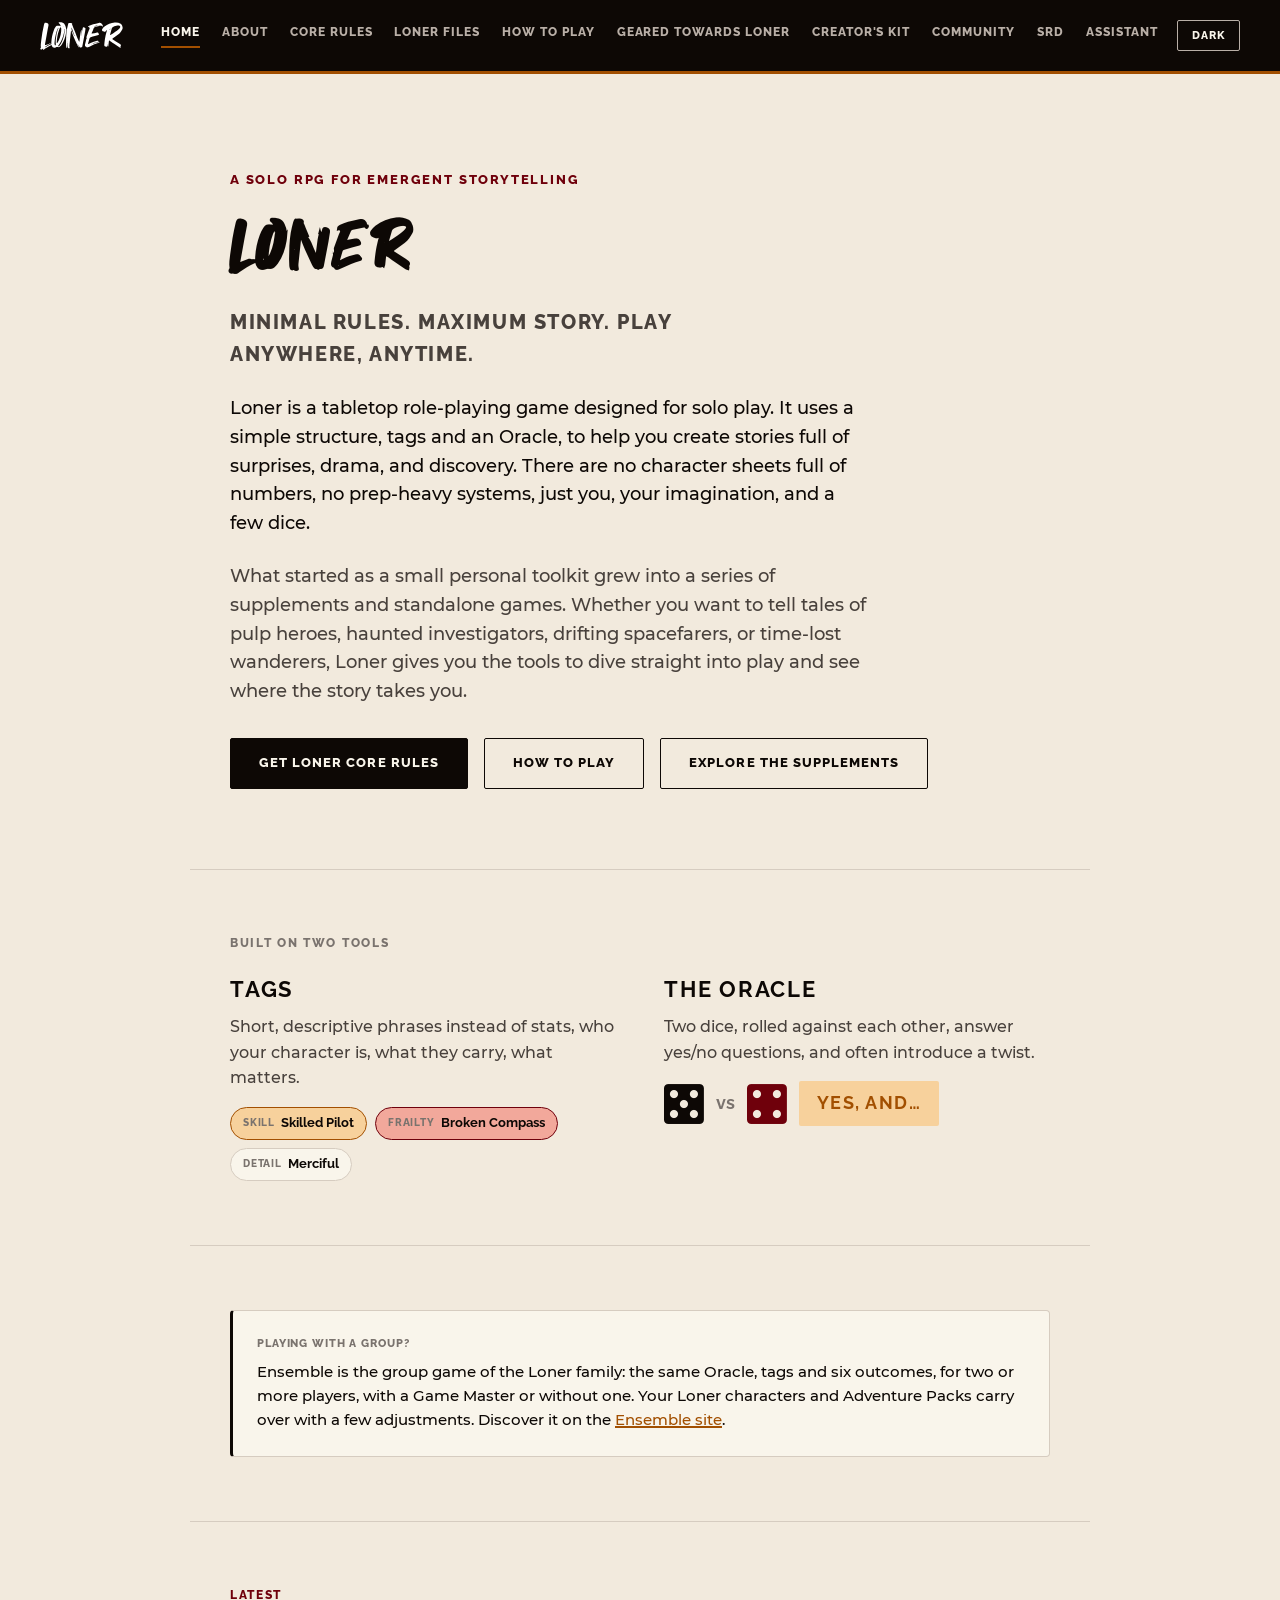
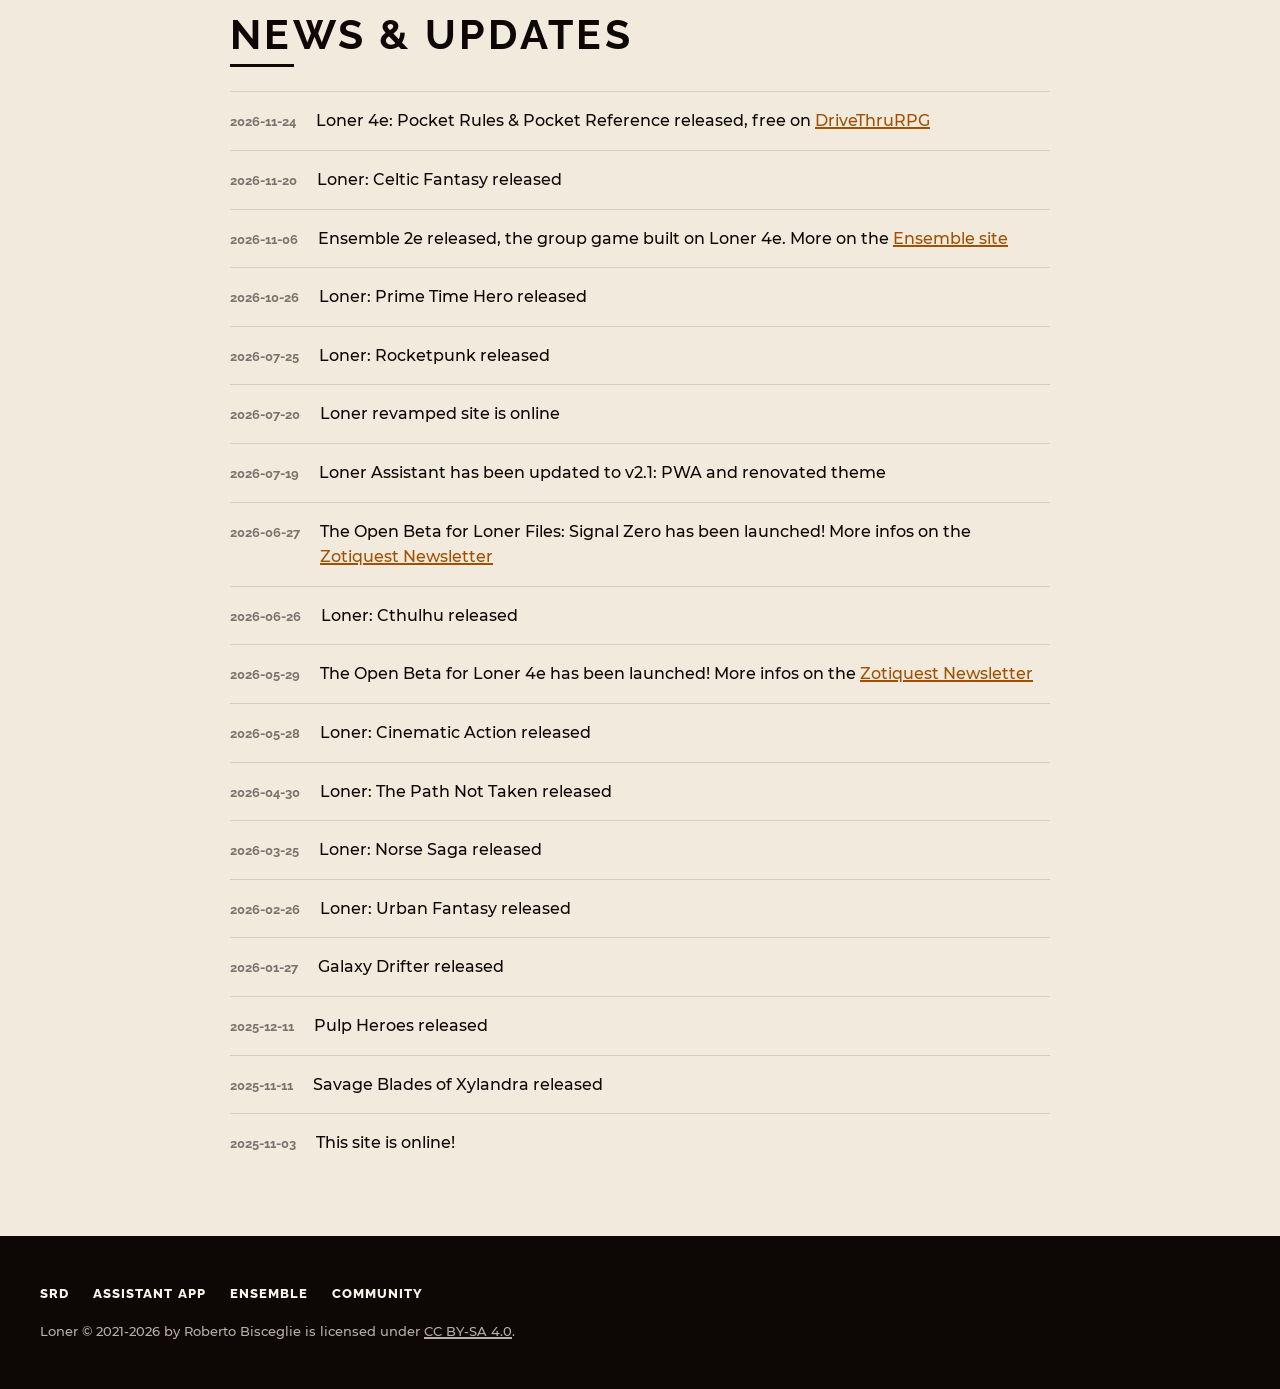
<file: index.html>
<!DOCTYPE html>
<html lang="en">
<head>
<meta charset="utf-8">
<meta name="viewport" content="width=device-width, initial-scale=1">
<title>Loner — A Solo RPG for Emergent Storytelling</title>
<meta name="description" content="Loner is a tabletop role-playing game designed for solo play. Minimal rules. Maximum story. Play anywhere, anytime.">
<meta property="og:type" content="website">
<meta property="og:title" content="Loner — A Solo RPG for Emergent Storytelling">
<meta property="og:description" content="Loner is a tabletop role-playing game designed for solo play. Minimal rules. Maximum story. Play anywhere, anytime.">
<meta property="og:url" content="https://loner.zotiquestgames.com/">
<meta property="og:site_name" content="Loner">
<meta name="twitter:card" content="summary">
<meta name="twitter:title" content="Loner — A Solo RPG for Emergent Storytelling">
<meta name="twitter:description" content="Loner is a tabletop role-playing game designed for solo play. Minimal rules. Maximum story. Play anywhere, anytime.">
<link rel="icon" type="image/svg+xml" href="assets/logo.svg">
<link rel="stylesheet" href="css/styles.css">
<script src="js/nav.js" defer></script>
</head>
<body>
<div class="page-shell">
  <header class="site-header">
    <div class="site-header__row">
      <a href="index.html" class="site-logo" aria-label="Loner — Home"><img src="assets/logo.svg" alt="Loner" class="site-logo__mark"></a>
      <div class="site-header__actions">
        <nav class="site-nav" id="siteNav">
          <a href="index.html" class="nav-link nav-link--active">Home</a>
          <a href="about.html" class="nav-link">About</a>
          <a href="core-rules.html" class="nav-link">Core Rules</a>
          <a href="loner-files.html" class="nav-link">Loner Files</a>
          <a href="how-to-play.html" class="nav-link">How To Play</a>
          <a href="supplements.html" class="nav-link">Geared Towards Loner</a>
          <a href="creators-kit.html" class="nav-link">Creator's Kit</a>
          <a href="community.html" class="nav-link">Community</a>
          <a href="http://lonersrd.zotiquestgames.com" class="nav-link" target="_blank" rel="noopener">SRD</a>
          <a href="https://lonerassistant.zotiquestgames.com/" class="nav-link" target="_blank" rel="noopener">Assistant</a>
        </nav>
        <button class="theme-toggle" id="themeToggle" type="button" aria-label="Toggle dark mode">Dark</button>
        <button class="menu-toggle" id="menuToggle" type="button" aria-label="Menu" aria-expanded="false">☰</button>
      </div>
    </div>
  </header>

  <main style="flex:1">
    <section class="hero">
      <div class="hero__kicker">A Solo RPG for Emergent Storytelling</div>
      <h1 class="hero__title">Loner</h1>
      <div class="hero__tagline">Minimal rules. Maximum story. Play anywhere, anytime.</div>
      <p class="hero__body">Loner is a tabletop role-playing game designed for solo play. It uses a simple structure, tags and an Oracle, to help you create stories full of surprises, drama, and discovery. There are no character sheets full of numbers, no prep-heavy systems, just you, your imagination, and a few dice.</p>
      <p class="hero__body" style="color:var(--text-secondary)">What started as a small personal toolkit grew into a series of supplements and standalone games. Whether you want to tell tales of pulp heroes, haunted investigators, drifting spacefarers, or time-lost wanderers, Loner gives you the tools to dive straight into play and see where the story takes you.</p>
      <div class="hero__actions">
        <a href="core-rules.html" class="btn btn--primary">Get Loner Core Rules</a>
        <a href="how-to-play.html" class="btn btn--outline">How To Play</a>
        <a href="supplements.html" class="btn btn--outline">Explore the Supplements</a>
      </div>
    </section>

    <section class="home-section">
      <div class="eyebrow">Built On Two Tools</div>
      <div class="feature-grid">
        <div class="feature-grid__col">
          <h3 style="font-family:var(--font-heading);font-size:var(--size-h3);text-transform:uppercase;letter-spacing:var(--tracking-caps);margin:0">Tags</h3>
          <p style="margin:0;font-size:var(--size-body);line-height:var(--lh-body);color:var(--text-secondary)">Short, descriptive phrases instead of stats, who your character is, what they carry, what matters.</p>
          <div class="tag-row" style="margin-top:4px">
            <span class="tag-chip tag-chip--positive"><span class="tag-chip__kind">Skill</span><span>Skilled Pilot</span></span>
            <span class="tag-chip tag-chip--negative"><span class="tag-chip__kind">Frailty</span><span>Broken Compass</span></span>
            <span class="tag-chip"><span class="tag-chip__kind">Detail</span><span>Merciful</span></span>
          </div>
        </div>
        <div class="feature-grid__col">
          <h3 style="font-family:var(--font-heading);font-size:var(--size-h3);text-transform:uppercase;letter-spacing:var(--tracking-caps);margin:0">The Oracle</h3>
          <p style="margin:0;font-size:var(--size-body);line-height:var(--lh-body);color:var(--text-secondary)">Two dice, rolled against each other, answer yes/no questions, and often introduce a twist.</p>
          <div class="dice-row" style="margin-top:4px">
            <span class="dice-glyph dice-glyph--lg" aria-label="die showing 5">5</span>
            <span class="dice-vs" style="font-size:18px">vs</span>
            <span class="dice-glyph dice-glyph--lg dice-glyph--accent" aria-label="die showing 4">4</span>
            <span class="oracle-badge"><span class="oracle-badge__result">Yes, and…</span></span>
          </div>
        </div>
      </div>
    </section>

    <section class="home-section">
      <div class="callout-box">
        <div class="callout-box__kicker">Playing With a Group?</div>
        <div class="callout-box__body">Ensemble is the group game of the Loner family: the same Oracle, tags and six outcomes, for two or more players, with a Game Master or without one. Your Loner characters and Adventure Packs carry over with a few adjustments. Discover it on the <a href="https://ensemble.zotiquestgames.com" target="_blank" rel="noopener">Ensemble site</a>.</div>
      </div>
    </section>

    <section class="home-section">
      <div class="section-header">
        <div class="section-header__kicker">Latest</div>
        <h2 class="section-header__title">News &amp; Updates</h2>
        <div class="section-header__rule"></div>
      </div>
      <div class="news-list">
        <div class="news-item"><span class="news-item__date">2026-11-24</span><span class="news-item__text">Loner 4e: Pocket Rules &amp; Pocket Reference released, free on <a href="https://www.drivethrurpg.com/en/product/595307" target="_blank" rel="noopener">DriveThruRPG</a></span></div>
        <div class="news-item"><span class="news-item__date">2026-11-20</span><span class="news-item__text">Loner: Celtic Fantasy released</span></div>
        <div class="news-item"><span class="news-item__date">2026-11-06</span><span class="news-item__text">Ensemble 2e released, the group game built on Loner 4e. More on the <a href="https://ensemble.zotiquestgames.com" target="_blank" rel="noopener">Ensemble site</a></span></div>
        <div class="news-item"><span class="news-item__date">2026-10-26</span><span class="news-item__text">Loner: Prime Time Hero released</span></div>
        <div class="news-item"><span class="news-item__date">2026-07-25</span><span class="news-item__text">Loner: Rocketpunk released</span></div>
        <div class="news-item"><span class="news-item__date">2026-07-20</span><span class="news-item__text">Loner revamped site is online</span></div>
        <div class="news-item"><span class="news-item__date">2026-07-19</span><span class="news-item__text">Loner Assistant has been updated to v2.1: PWA and renovated theme</span></div>
        <div class="news-item"><span class="news-item__date">2026-06-27</span><span class="news-item__text">The Open Beta for Loner Files: Signal Zero has been launched! More infos on the <a href="https://zotiquest.substack.com/p/loner-files-signal-zero-open-beta" target="_blank" rel="noopener">Zotiquest Newsletter</a></span></div>
        <div class="news-item"><span class="news-item__date">2026-06-26</span><span class="news-item__text">Loner: Cthulhu released</span></div>
        <div class="news-item"><span class="news-item__date">2026-05-29</span><span class="news-item__text">The Open Beta for Loner 4e has been launched! More infos on the <a href="https://zotiquest.substack.com/p/loner-core-rules-4e-open-beta" target="_blank" rel="noopener">Zotiquest Newsletter</a></span></div>
        <div class="news-item"><span class="news-item__date">2026-05-28</span><span class="news-item__text">Loner: Cinematic Action released</span></div>
        <div class="news-item"><span class="news-item__date">2026-04-30</span><span class="news-item__text">Loner: The Path Not Taken released</span></div>
        <div class="news-item"><span class="news-item__date">2026-03-25</span><span class="news-item__text">Loner: Norse Saga released</span></div>
        <div class="news-item"><span class="news-item__date">2026-02-26</span><span class="news-item__text">Loner: Urban Fantasy released</span></div>
        <div class="news-item"><span class="news-item__date">2026-01-27</span><span class="news-item__text">Galaxy Drifter released</span></div>
        <div class="news-item"><span class="news-item__date">2025-12-11</span><span class="news-item__text">Pulp Heroes released</span></div>
        <div class="news-item"><span class="news-item__date">2025-11-11</span><span class="news-item__text">Savage Blades of Xylandra released</span></div>
        <div class="news-item"><span class="news-item__date">2025-11-03</span><span class="news-item__text">This site is online!</span></div>
      </div>
    </section>
  </main>

  <footer class="site-footer">
    <div class="site-footer__links">
      <a href="http://lonersrd.zotiquestgames.com" target="_blank" rel="noopener">SRD</a>
      <a href="https://lonerassistant.zotiquestgames.com/" target="_blank" rel="noopener">Assistant App</a>
      <a href="https://ensemble.zotiquestgames.com" target="_blank" rel="noopener">Ensemble</a>
      <a href="community.html">Community</a>
    </div>
    <div class="site-footer__copy">Loner © 2021-2026 by Roberto Bisceglie is licensed under <a href="https://creativecommons.org/licenses/by-sa/4.0/deed.it" target="_blank" rel="noopener">CC BY-SA 4.0</a>.</div>
  </footer>
</div>
<!-- Cloudflare Web Analytics --><script defer type='module' src='https://static.cloudflareinsights.com/beacon.min.js' data-cf-beacon='{"token": "59a312b5bf6847e8a8abb9de383572d7"}'></script><!-- End Cloudflare Web Analytics -->
</body>
</html>
</file>
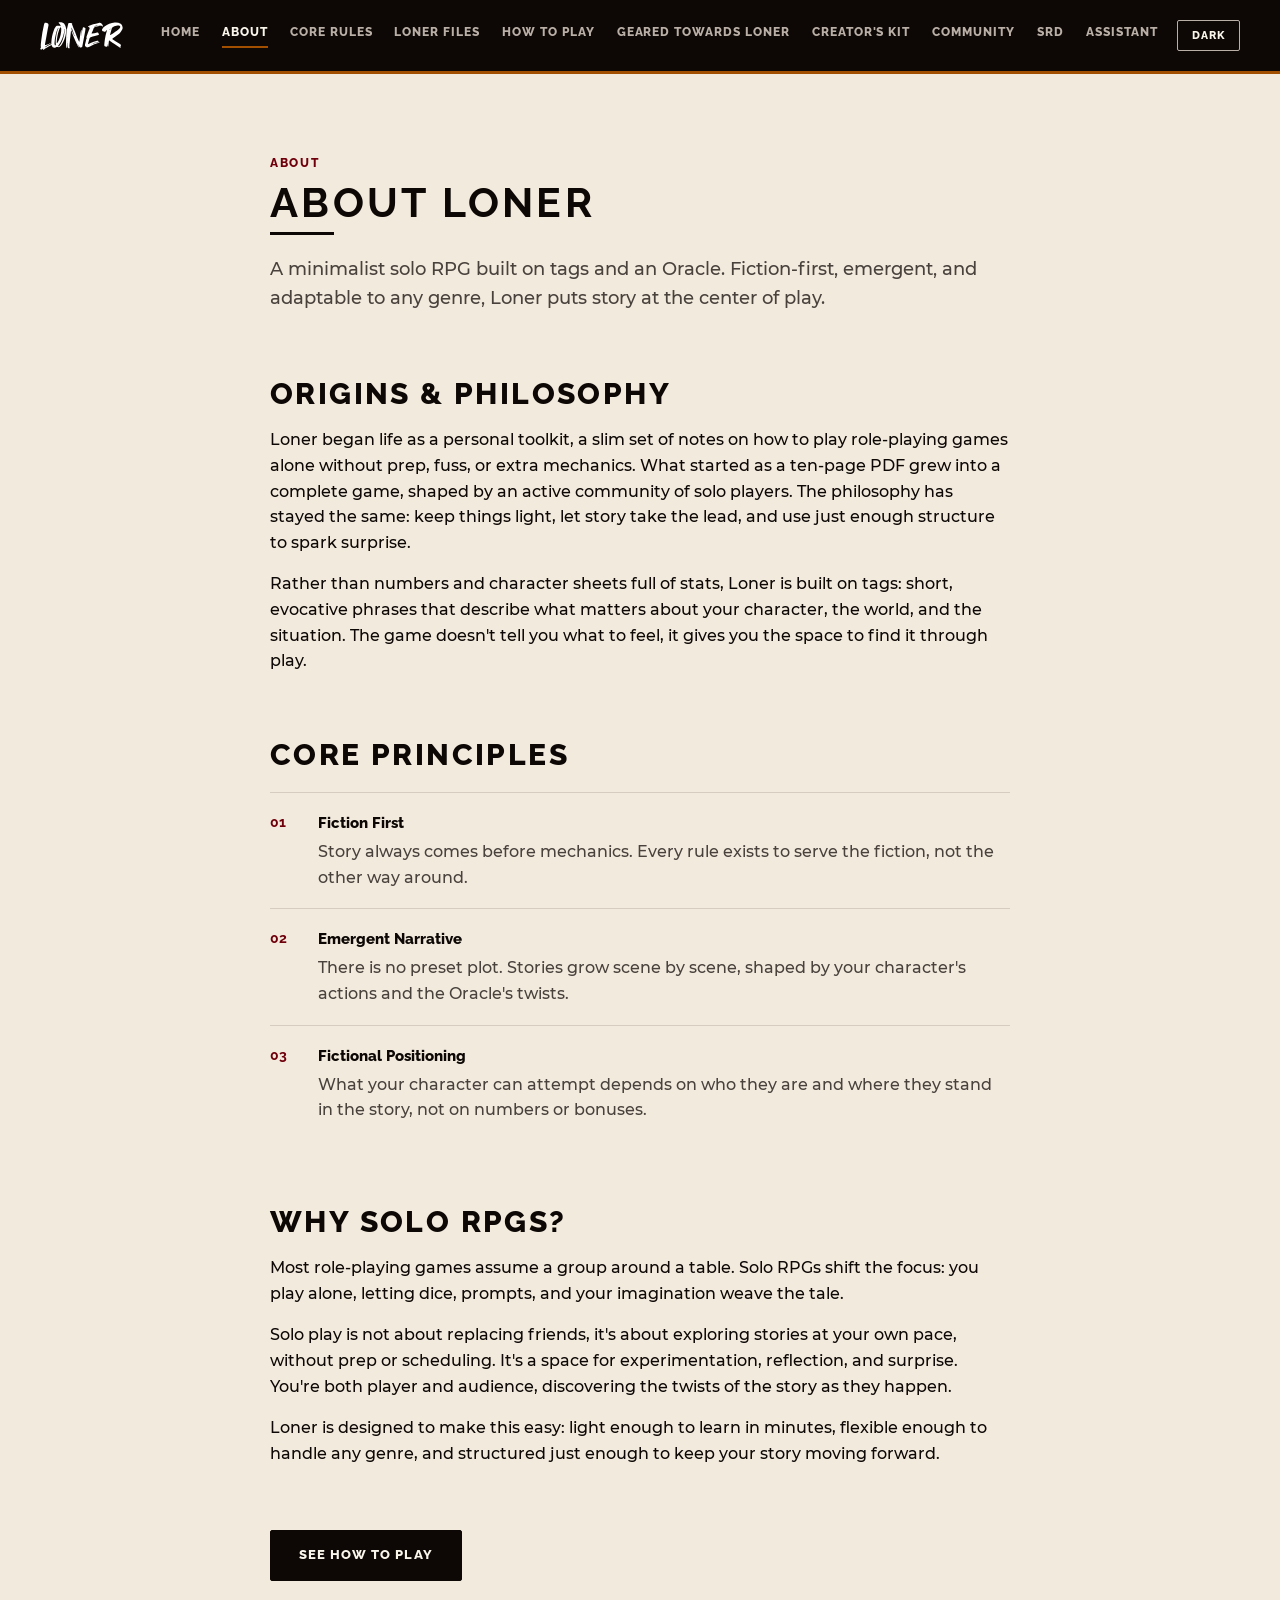
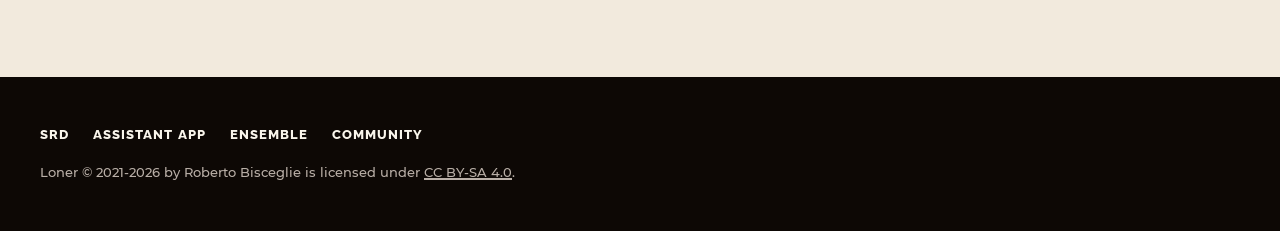
<file: about.html>
<!DOCTYPE html>
<html lang="en">
<head>
<meta charset="utf-8">
<meta name="viewport" content="width=device-width, initial-scale=1">
<title>About — Loner</title>
<meta name="description" content="A minimalist solo RPG built on tags and an Oracle. Fiction-first, emergent, and adaptable to any genre.">
<meta property="og:type" content="website">
<meta property="og:title" content="About — Loner">
<meta property="og:description" content="A minimalist solo RPG built on tags and an Oracle. Fiction-first, emergent, and adaptable to any genre.">
<meta property="og:url" content="https://loner.zotiquestgames.com/about.html">
<meta property="og:site_name" content="Loner">
<meta name="twitter:card" content="summary">
<meta name="twitter:title" content="About — Loner">
<meta name="twitter:description" content="A minimalist solo RPG built on tags and an Oracle. Fiction-first, emergent, and adaptable to any genre.">
<link rel="icon" type="image/svg+xml" href="assets/logo.svg">
<link rel="stylesheet" href="css/styles.css">
<script src="js/nav.js" defer></script>
</head>
<body>
<div class="page-shell">
  <header class="site-header">
    <div class="site-header__row">
      <a href="index.html" class="site-logo" aria-label="Loner — Home"><img src="assets/logo.svg" alt="Loner" class="site-logo__mark"></a>
      <div class="site-header__actions">
        <nav class="site-nav" id="siteNav">
          <a href="index.html" class="nav-link">Home</a>
          <a href="about.html" class="nav-link nav-link--active">About</a>
          <a href="core-rules.html" class="nav-link">Core Rules</a>
          <a href="loner-files.html" class="nav-link">Loner Files</a>
          <a href="how-to-play.html" class="nav-link">How To Play</a>
          <a href="supplements.html" class="nav-link">Geared Towards Loner</a>
          <a href="creators-kit.html" class="nav-link">Creator's Kit</a>
          <a href="community.html" class="nav-link">Community</a>
          <a href="http://lonersrd.zotiquestgames.com" class="nav-link" target="_blank" rel="noopener">SRD</a>
          <a href="https://lonerassistant.zotiquestgames.com/" class="nav-link" target="_blank" rel="noopener">Assistant</a>
        </nav>
        <button class="theme-toggle" id="themeToggle" type="button" aria-label="Toggle dark mode">Dark</button>
        <button class="menu-toggle" id="menuToggle" type="button" aria-label="Menu" aria-expanded="false">☰</button>
      </div>
    </div>
  </header>

  <main class="page-main page-main--md">

    <section class="page-section">
      <div class="section-header">
        <div class="section-header__kicker">About</div>
        <h1 class="section-header__title">About Loner</h1>
        <div class="section-header__rule"></div>
      </div>
      <p style="font-size:var(--size-body-lg);line-height:var(--lh-body);margin:0;color:var(--text-secondary)">A minimalist solo RPG built on tags and an Oracle. Fiction-first, emergent, and adaptable to any genre, Loner puts story at the center of play.</p>
    </section>

    <section class="page-section" style="gap:16px">
      <h2 style="font-family:var(--font-heading);font-weight:800;font-size:var(--size-h2);text-transform:uppercase;letter-spacing:var(--tracking-caps);margin:0">Origins &amp; Philosophy</h2>
      <p style="margin:0;font-size:var(--size-body);line-height:var(--lh-body)">Loner began life as a personal toolkit, a slim set of notes on how to play role-playing games alone without prep, fuss, or extra mechanics. What started as a ten-page PDF grew into a complete game, shaped by an active community of solo players. The philosophy has stayed the same: keep things light, let story take the lead, and use just enough structure to spark surprise.</p>
      <p style="margin:0;font-size:var(--size-body);line-height:var(--lh-body)">Rather than numbers and character sheets full of stats, Loner is built on tags: short, evocative phrases that describe what matters about your character, the world, and the situation. The game doesn't tell you what to feel, it gives you the space to find it through play.</p>
    </section>

    <section class="page-section">
      <h2 style="font-family:var(--font-heading);font-weight:800;font-size:var(--size-h2);text-transform:uppercase;letter-spacing:var(--tracking-caps);margin:0">Core Principles</h2>
      <div class="cycle-list">
        <div class="cycle-step">
          <div class="cycle-step__n">01</div>
          <div class="cycle-step__body">
            <div class="cycle-step__title">Fiction First</div>
            <div class="cycle-step__text">Story always comes before mechanics. Every rule exists to serve the fiction, not the other way around.</div>
          </div>
        </div>
        <div class="cycle-step">
          <div class="cycle-step__n">02</div>
          <div class="cycle-step__body">
            <div class="cycle-step__title">Emergent Narrative</div>
            <div class="cycle-step__text">There is no preset plot. Stories grow scene by scene, shaped by your character's actions and the Oracle's twists.</div>
          </div>
        </div>
        <div class="cycle-step">
          <div class="cycle-step__n">03</div>
          <div class="cycle-step__body">
            <div class="cycle-step__title">Fictional Positioning</div>
            <div class="cycle-step__text">What your character can attempt depends on who they are and where they stand in the story, not on numbers or bonuses.</div>
          </div>
        </div>
      </div>
    </section>

    <section class="page-section" style="gap:16px">
      <h2 style="font-family:var(--font-heading);font-weight:800;font-size:var(--size-h2);text-transform:uppercase;letter-spacing:var(--tracking-caps);margin:0">Why Solo RPGs?</h2>
      <p style="margin:0;font-size:var(--size-body);line-height:var(--lh-body)">Most role-playing games assume a group around a table. Solo RPGs shift the focus: you play alone, letting dice, prompts, and your imagination weave the tale.</p>
      <p style="margin:0;font-size:var(--size-body);line-height:var(--lh-body)">Solo play is not about replacing friends, it's about exploring stories at your own pace, without prep or scheduling. It's a space for experimentation, reflection, and surprise. You're both player and audience, discovering the twists of the story as they happen.</p>
      <p style="margin:0;font-size:var(--size-body);line-height:var(--lh-body)">Loner is designed to make this easy: light enough to learn in minutes, flexible enough to handle any genre, and structured just enough to keep your story moving forward.</p>
    </section>

    <a href="how-to-play.html" class="btn btn--primary" style="align-self:flex-start">See How To Play</a>
  </main>

  <footer class="site-footer">
    <div class="site-footer__links">
      <a href="http://lonersrd.zotiquestgames.com" target="_blank" rel="noopener">SRD</a>
      <a href="https://lonerassistant.zotiquestgames.com/" target="_blank" rel="noopener">Assistant App</a>
      <a href="https://ensemble.zotiquestgames.com" target="_blank" rel="noopener">Ensemble</a>
      <a href="community.html">Community</a>
    </div>
    <div class="site-footer__copy">Loner © 2021-2026 by Roberto Bisceglie is licensed under <a href="https://creativecommons.org/licenses/by-sa/4.0/deed.it" target="_blank" rel="noopener">CC BY-SA 4.0</a>.</div>
  </footer>
</div>
<!-- Cloudflare Web Analytics --><script defer type='module' src='https://static.cloudflareinsights.com/beacon.min.js' data-cf-beacon='{"token": "59a312b5bf6847e8a8abb9de383572d7"}'></script><!-- End Cloudflare Web Analytics -->
</body>
</html>
</file>
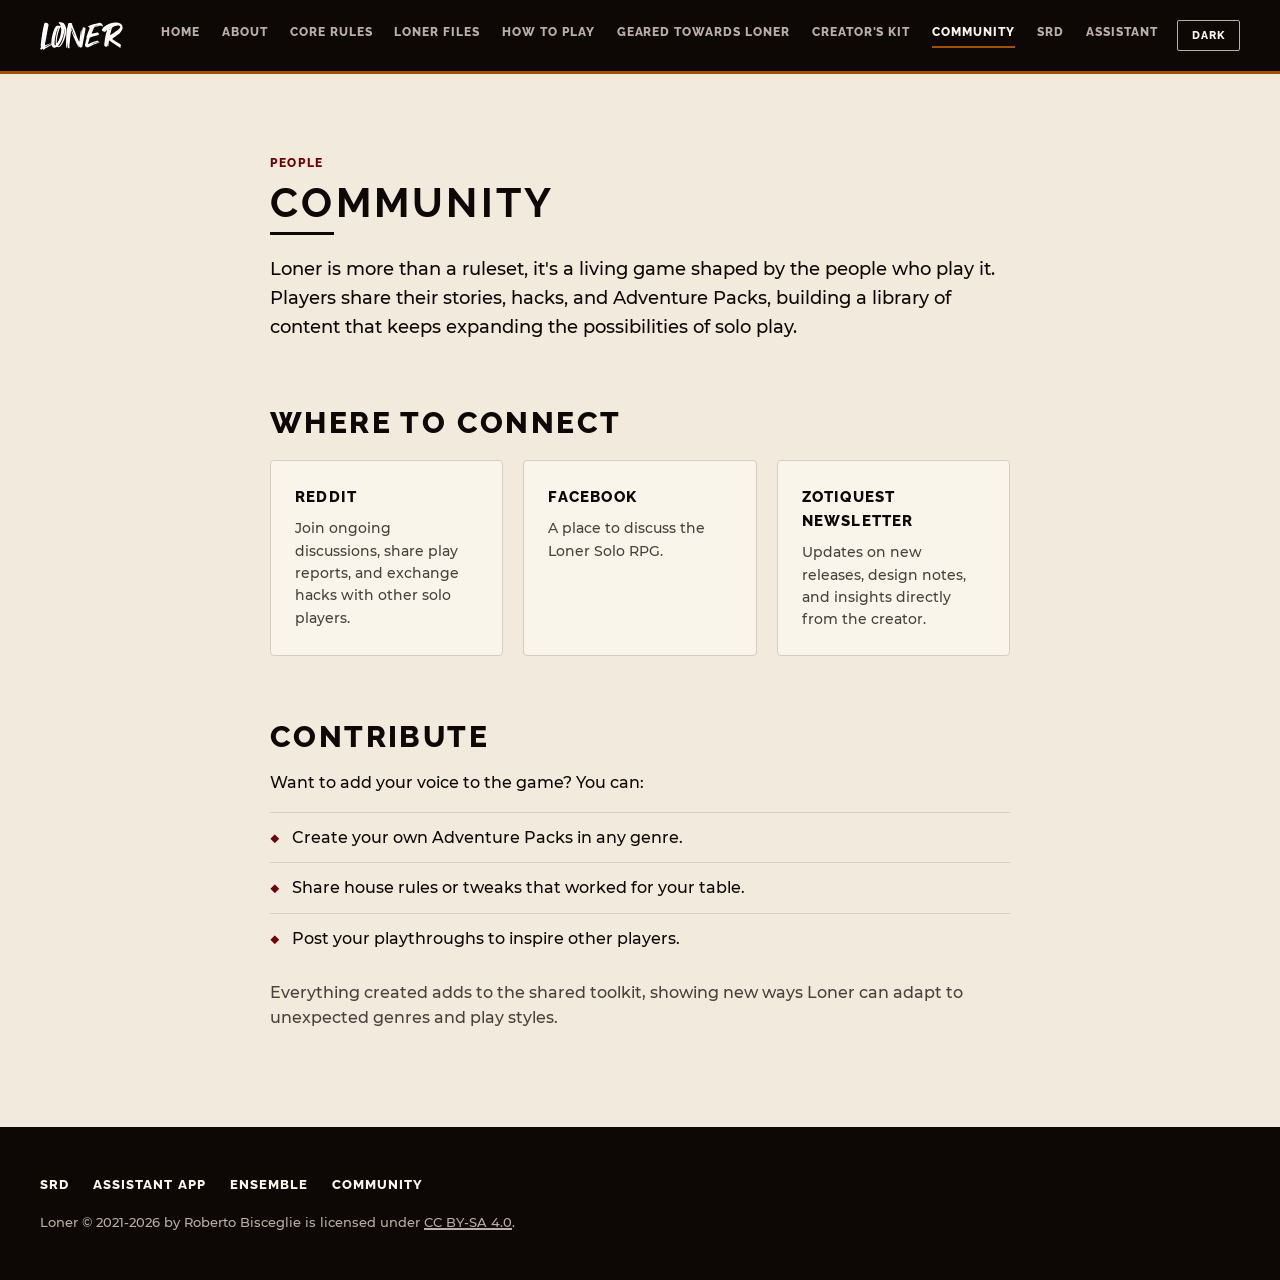
<file: community.html>
<!DOCTYPE html>
<html lang="en">
<head>
<meta charset="utf-8">
<meta name="viewport" content="width=device-width, initial-scale=1">
<title>Community — Loner</title>
<meta name="description" content="Loner is a living game shaped by the people who play it. Find out where to connect and how to contribute.">
<meta property="og:type" content="website">
<meta property="og:title" content="Community — Loner">
<meta property="og:description" content="Loner is a living game shaped by the people who play it. Find out where to connect and how to contribute.">
<meta property="og:url" content="https://loner.zotiquestgames.com/community.html">
<meta property="og:site_name" content="Loner">
<meta name="twitter:card" content="summary">
<meta name="twitter:title" content="Community — Loner">
<meta name="twitter:description" content="Loner is a living game shaped by the people who play it. Find out where to connect and how to contribute.">
<link rel="icon" type="image/svg+xml" href="assets/logo.svg">
<link rel="stylesheet" href="css/styles.css">
<script src="js/nav.js" defer></script>
</head>
<body>
<div class="page-shell">
  <header class="site-header">
    <div class="site-header__row">
      <a href="index.html" class="site-logo" aria-label="Loner — Home"><img src="assets/logo.svg" alt="Loner" class="site-logo__mark"></a>
      <div class="site-header__actions">
        <nav class="site-nav" id="siteNav">
          <a href="index.html" class="nav-link">Home</a>
          <a href="about.html" class="nav-link">About</a>
          <a href="core-rules.html" class="nav-link">Core Rules</a>
          <a href="loner-files.html" class="nav-link">Loner Files</a>
          <a href="how-to-play.html" class="nav-link">How To Play</a>
          <a href="supplements.html" class="nav-link">Geared Towards Loner</a>
          <a href="creators-kit.html" class="nav-link">Creator's Kit</a>
          <a href="community.html" class="nav-link nav-link--active">Community</a>
          <a href="http://lonersrd.zotiquestgames.com" class="nav-link" target="_blank" rel="noopener">SRD</a>
          <a href="https://lonerassistant.zotiquestgames.com/" class="nav-link" target="_blank" rel="noopener">Assistant</a>
        </nav>
        <button class="theme-toggle" id="themeToggle" type="button" aria-label="Toggle dark mode">Dark</button>
        <button class="menu-toggle" id="menuToggle" type="button" aria-label="Menu" aria-expanded="false">☰</button>
      </div>
    </div>
  </header>

  <main class="page-main page-main--md">

    <section class="page-section">
      <div class="section-header">
        <div class="section-header__kicker">People</div>
        <h1 class="section-header__title">Community</h1>
        <div class="section-header__rule"></div>
      </div>
      <p style="margin:0;font-size:var(--size-body-lg);line-height:var(--lh-body)">Loner is more than a ruleset, it's a living game shaped by the people who play it. Players share their stories, hacks, and Adventure Packs, building a library of content that keeps expanding the possibilities of solo play.</p>
    </section>

    <section class="page-section">
      <h2 style="font-family:var(--font-heading);font-weight:800;font-size:var(--size-h2);text-transform:uppercase;letter-spacing:var(--tracking-caps);margin:0">Where To Connect</h2>
      <div class="channel-grid">
        <a href="https://www.reddit.com/r/LonerRPG/" target="_blank" rel="noopener" class="channel-card">
          <div class="channel-card__name">Reddit</div>
          <div class="channel-card__desc">Join ongoing discussions, share play reports, and exchange hacks with other solo players.</div>
        </a>
        <a href="https://www.facebook.com/groups/1418652652396101" target="_blank" rel="noopener" class="channel-card">
          <div class="channel-card__name">Facebook</div>
          <div class="channel-card__desc">A place to discuss the Loner Solo RPG.</div>
        </a>
        <a href="https://zotiquest.substack.com/" target="_blank" rel="noopener" class="channel-card">
          <div class="channel-card__name">Zotiquest Newsletter</div>
          <div class="channel-card__desc">Updates on new releases, design notes, and insights directly from the creator.</div>
        </a>
      </div>
    </section>

    <section class="page-section" style="gap:16px">
      <h2 style="font-family:var(--font-heading);font-weight:800;font-size:var(--size-h2);text-transform:uppercase;letter-spacing:var(--tracking-caps);margin:0">Contribute</h2>
      <p style="margin:0;font-size:var(--size-body);line-height:var(--lh-body)">Want to add your voice to the game? You can:</p>
      <div class="bullet-list">
        <div class="bullet-item"><span class="bullet-item__mark">◆</span><span class="bullet-item__text">Create your own Adventure Packs in any genre.</span></div>
        <div class="bullet-item"><span class="bullet-item__mark">◆</span><span class="bullet-item__text">Share house rules or tweaks that worked for your table.</span></div>
        <div class="bullet-item"><span class="bullet-item__mark">◆</span><span class="bullet-item__text">Post your playthroughs to inspire other players.</span></div>
      </div>
      <p style="margin:0;font-size:var(--size-body);line-height:var(--lh-body);color:var(--text-secondary)">Everything created adds to the shared toolkit, showing new ways Loner can adapt to unexpected genres and play styles.</p>
    </section>
  </main>

  <footer class="site-footer">
    <div class="site-footer__links">
      <a href="http://lonersrd.zotiquestgames.com" target="_blank" rel="noopener">SRD</a>
      <a href="https://lonerassistant.zotiquestgames.com/" target="_blank" rel="noopener">Assistant App</a>
      <a href="https://ensemble.zotiquestgames.com" target="_blank" rel="noopener">Ensemble</a>
      <a href="community.html">Community</a>
    </div>
    <div class="site-footer__copy">Loner © 2021-2026 by Roberto Bisceglie is licensed under <a href="https://creativecommons.org/licenses/by-sa/4.0/deed.it" target="_blank" rel="noopener">CC BY-SA 4.0</a>.</div>
  </footer>
</div>
<!-- Cloudflare Web Analytics --><script defer type='module' src='https://static.cloudflareinsights.com/beacon.min.js' data-cf-beacon='{"token": "59a312b5bf6847e8a8abb9de383572d7"}'></script><!-- End Cloudflare Web Analytics -->
</body>
</html>
</file>
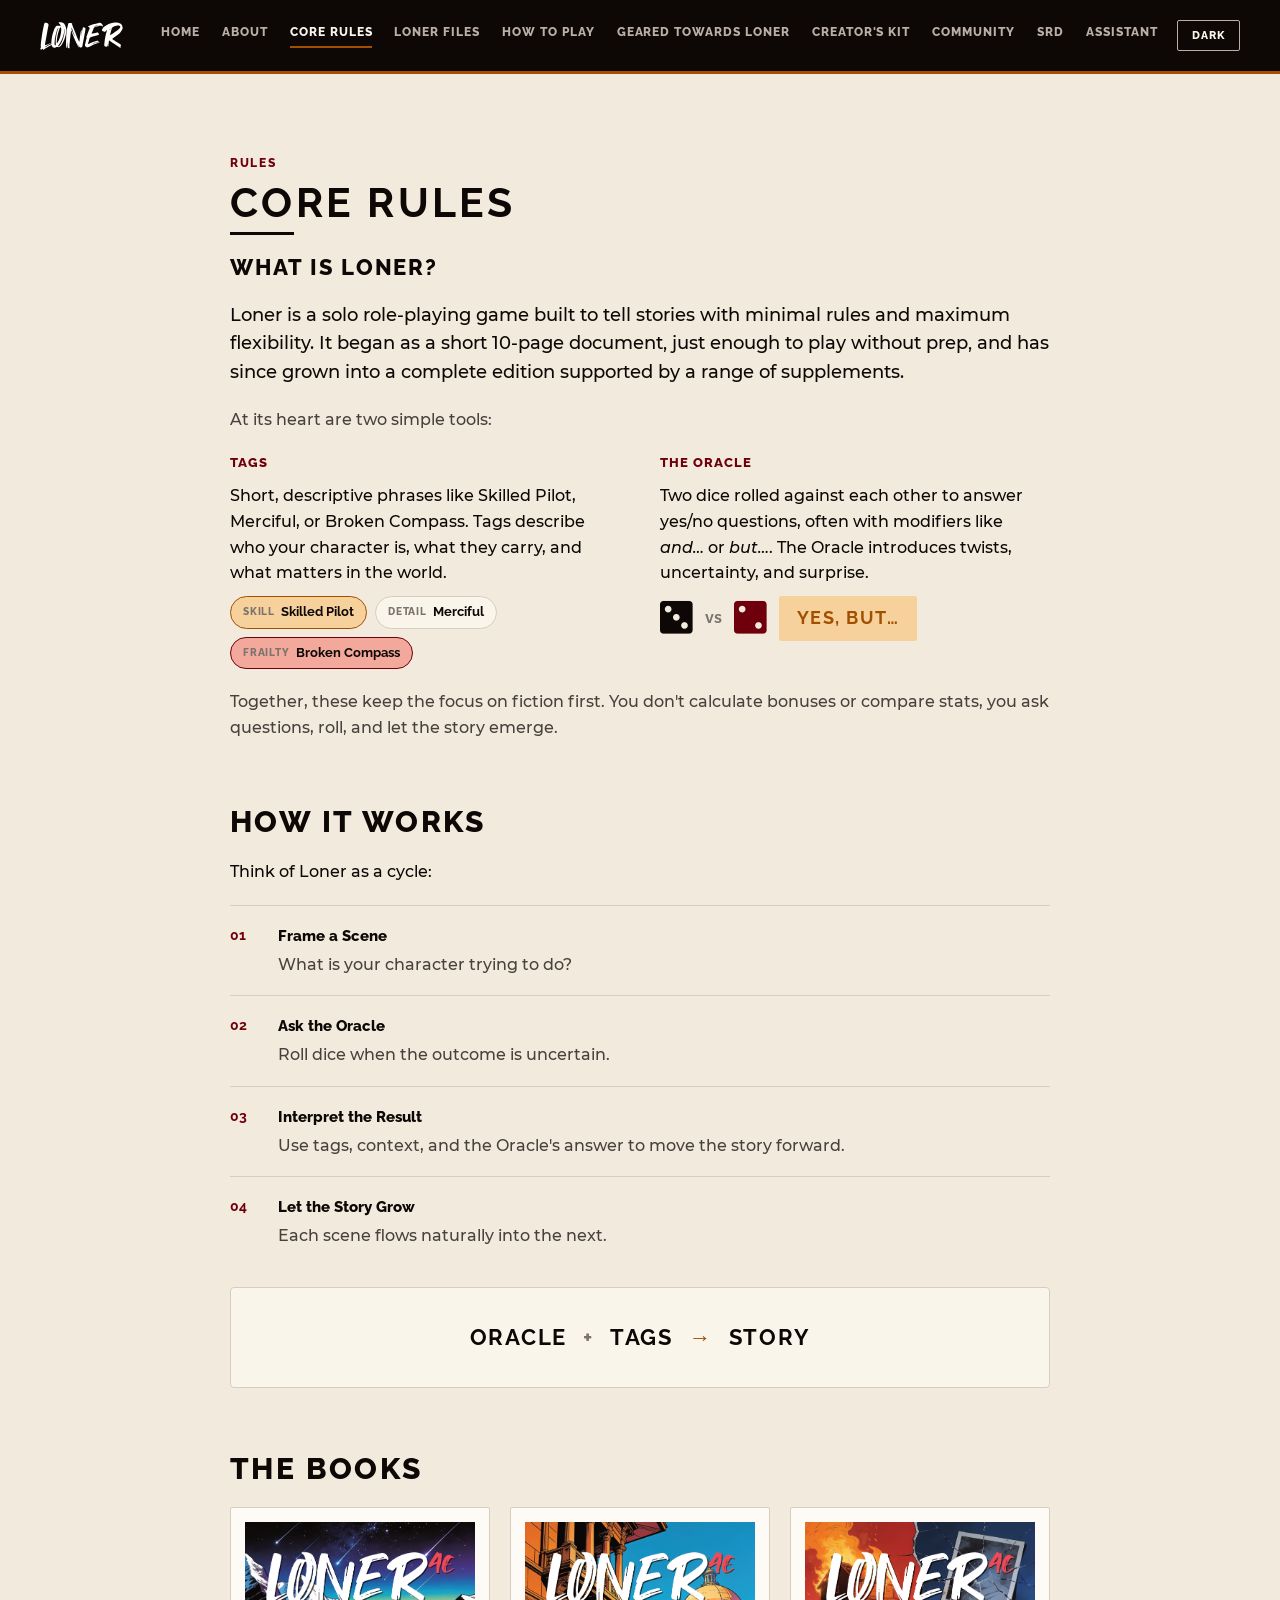
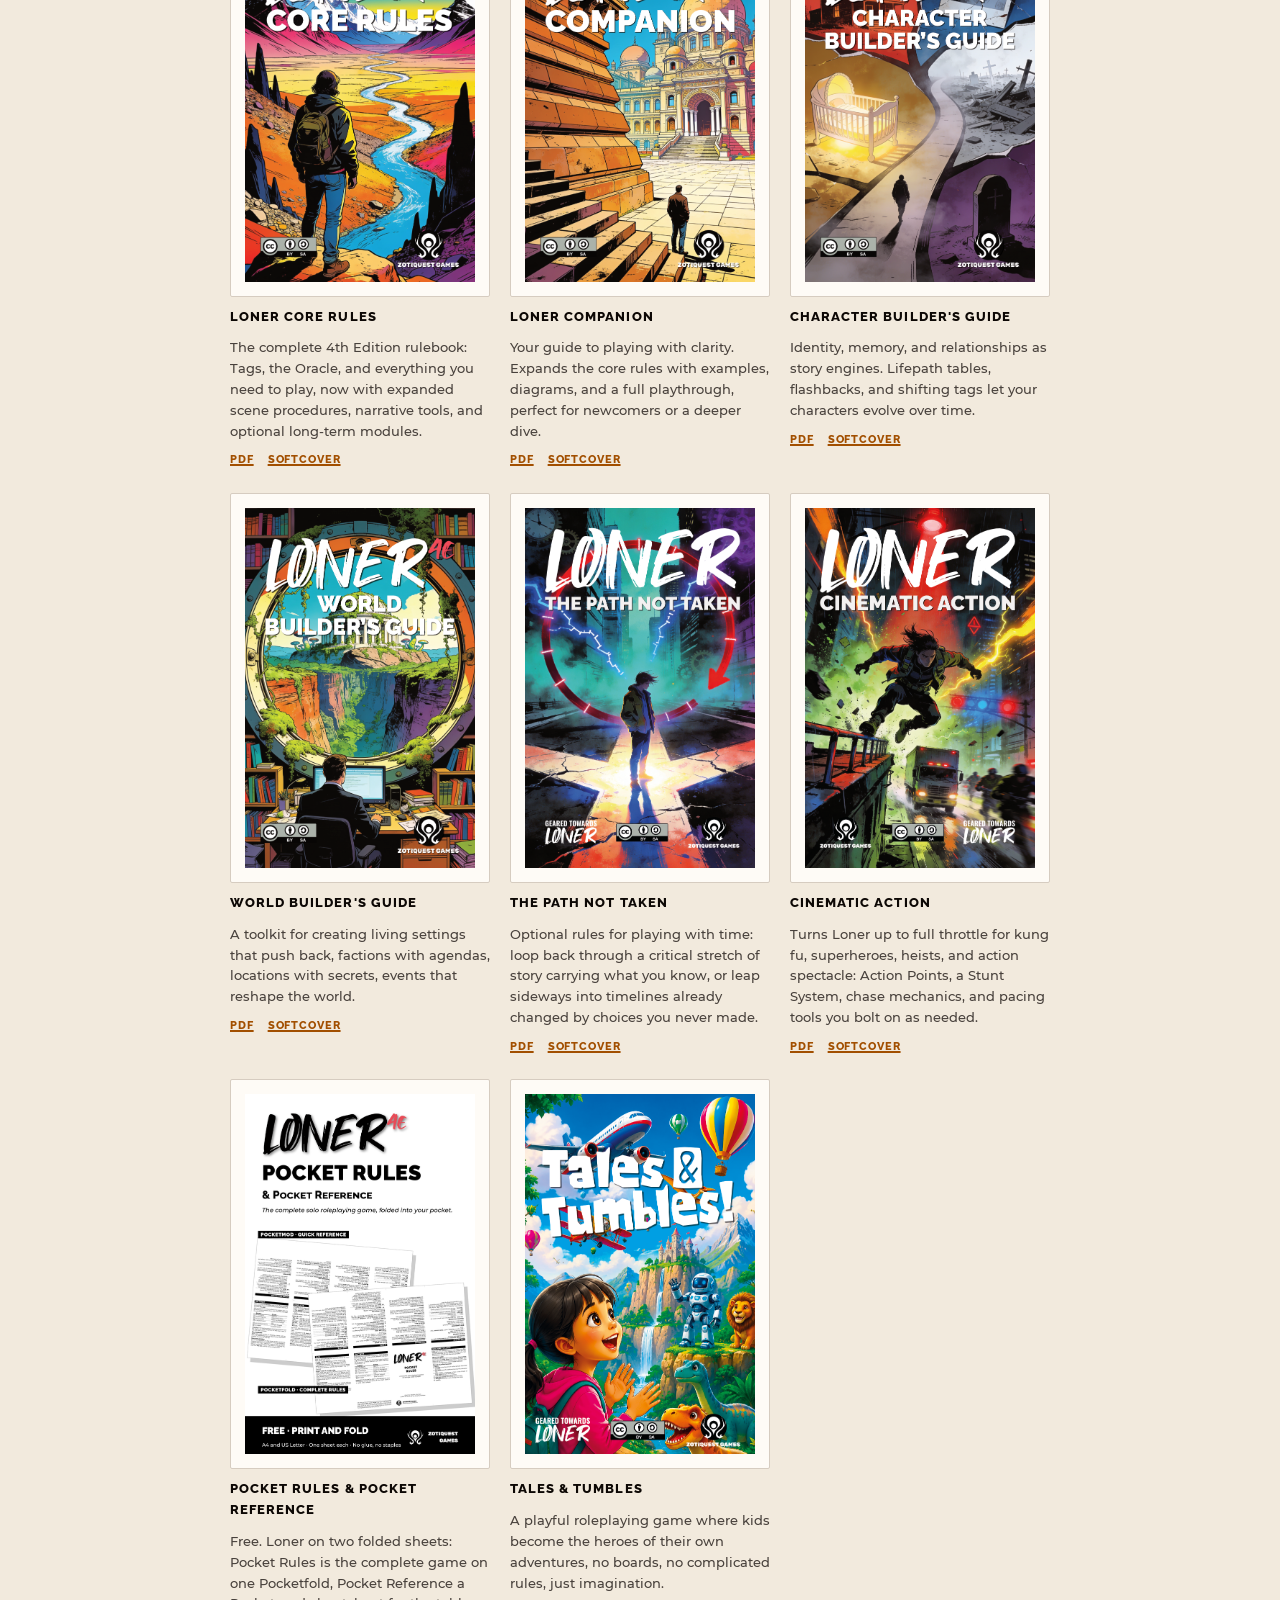
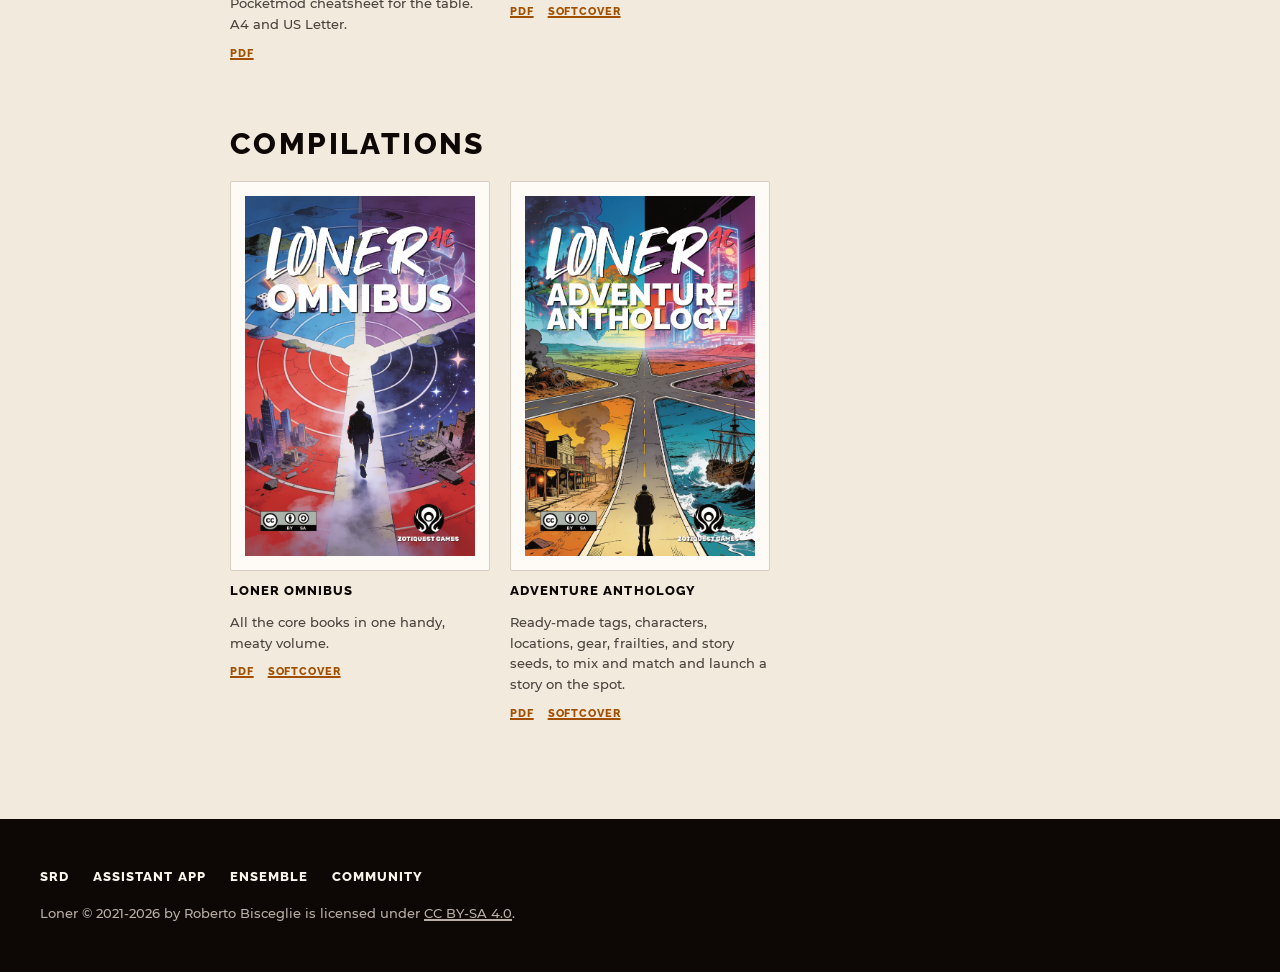
<file: core-rules.html>
<!DOCTYPE html>
<html lang="en">
<head>
<meta charset="utf-8">
<meta name="viewport" content="width=device-width, initial-scale=1">
<title>Core Rules — Loner</title>
<meta name="description" content="Loner is a solo role-playing game built to tell stories with minimal rules and maximum flexibility. Learn the two core tools: Tags and the Oracle.">
<meta property="og:type" content="website">
<meta property="og:title" content="Core Rules — Loner">
<meta property="og:description" content="Loner is a solo role-playing game built to tell stories with minimal rules and maximum flexibility. Learn the two core tools: Tags and the Oracle.">
<meta property="og:url" content="https://loner.zotiquestgames.com/core-rules.html">
<meta property="og:site_name" content="Loner">
<meta name="twitter:card" content="summary">
<meta name="twitter:title" content="Core Rules — Loner">
<meta name="twitter:description" content="Loner is a solo role-playing game built to tell stories with minimal rules and maximum flexibility. Learn the two core tools: Tags and the Oracle.">
<link rel="icon" type="image/svg+xml" href="assets/logo.svg">
<link rel="stylesheet" href="css/styles.css">
<script src="js/nav.js" defer></script>
</head>
<body>
<div class="page-shell">
  <header class="site-header">
    <div class="site-header__row">
      <a href="index.html" class="site-logo" aria-label="Loner — Home"><img src="assets/logo.svg" alt="Loner" class="site-logo__mark"></a>
      <div class="site-header__actions">
        <nav class="site-nav" id="siteNav">
          <a href="index.html" class="nav-link">Home</a>
          <a href="about.html" class="nav-link">About</a>
          <a href="core-rules.html" class="nav-link nav-link--active">Core Rules</a>
          <a href="loner-files.html" class="nav-link">Loner Files</a>
          <a href="how-to-play.html" class="nav-link">How To Play</a>
          <a href="supplements.html" class="nav-link">Geared Towards Loner</a>
          <a href="creators-kit.html" class="nav-link">Creator's Kit</a>
          <a href="community.html" class="nav-link">Community</a>
          <a href="http://lonersrd.zotiquestgames.com" class="nav-link" target="_blank" rel="noopener">SRD</a>
          <a href="https://lonerassistant.zotiquestgames.com/" class="nav-link" target="_blank" rel="noopener">Assistant</a>
        </nav>
        <button class="theme-toggle" id="themeToggle" type="button" aria-label="Toggle dark mode">Dark</button>
        <button class="menu-toggle" id="menuToggle" type="button" aria-label="Menu" aria-expanded="false">☰</button>
      </div>
    </div>
  </header>

  <main class="page-main">

    <section class="page-section">
      <div class="section-header">
        <div class="section-header__kicker">Rules</div>
        <h1 class="section-header__title">Core Rules</h1>
        <div class="section-header__rule"></div>
      </div>
      <h2 style="font-family:var(--font-heading);font-weight:800;font-size:var(--size-h3);text-transform:uppercase;letter-spacing:var(--tracking-caps);margin:0">What Is Loner?</h2>
      <p class="lede">Loner is a solo role-playing game built to tell stories with minimal rules and maximum flexibility. It began as a short 10-page document, just enough to play without prep, and has since grown into a complete edition supported by a range of supplements.</p>
      <p class="muted" style="margin:0;font-size:var(--size-body);line-height:var(--lh-body)">At its heart are two simple tools:</p>

      <div class="rules-grid">
        <div class="rules-grid__col">
          <div class="rules-grid__label">Tags</div>
          <p style="margin:0;font-size:var(--size-body);line-height:var(--lh-body)">Short, descriptive phrases like Skilled Pilot, Merciful, or Broken Compass. Tags describe who your character is, what they carry, and what matters in the world.</p>
          <div class="tag-row">
            <span class="tag-chip tag-chip--positive"><span class="tag-chip__kind">Skill</span><span>Skilled Pilot</span></span>
            <span class="tag-chip"><span class="tag-chip__kind">Detail</span><span>Merciful</span></span>
            <span class="tag-chip tag-chip--negative"><span class="tag-chip__kind">Frailty</span><span>Broken Compass</span></span>
          </div>
        </div>
        <div class="rules-grid__col">
          <div class="rules-grid__label">The Oracle</div>
          <p style="margin:0;font-size:var(--size-body);line-height:var(--lh-body)">Two dice rolled against each other to answer yes/no questions, often with modifiers like <em>and…</em> or <em>but…</em>. The Oracle introduces twists, uncertainty, and surprise.</p>
          <div class="dice-row">
            <span class="dice-glyph" aria-label="die showing 3">3</span>
            <span class="dice-vs">vs</span>
            <span class="dice-glyph dice-glyph--accent" aria-label="die showing 2">2</span>
            <span class="oracle-badge"><span class="oracle-badge__result">Yes, but…</span></span>
          </div>
        </div>
      </div>
      <p class="muted" style="margin:0;font-size:var(--size-body);line-height:var(--lh-body)">Together, these keep the focus on fiction first. You don't calculate bonuses or compare stats, you ask questions, roll, and let the story emerge.</p>
    </section>

    <section class="page-section">
      <h2 style="font-family:var(--font-heading);font-weight:800;font-size:var(--size-h2);text-transform:uppercase;letter-spacing:var(--tracking-caps);margin:0">How It Works</h2>
      <p style="margin:0;font-size:var(--size-body);line-height:var(--lh-body)">Think of Loner as a cycle:</p>

      <div class="cycle-list">
        <div class="cycle-step">
          <div class="cycle-step__n">01</div>
          <div class="cycle-step__body">
            <div class="cycle-step__title">Frame a Scene</div>
            <div class="cycle-step__text">What is your character trying to do?</div>
          </div>
        </div>
        <div class="cycle-step">
          <div class="cycle-step__n">02</div>
          <div class="cycle-step__body">
            <div class="cycle-step__title">Ask the Oracle</div>
            <div class="cycle-step__text">Roll dice when the outcome is uncertain.</div>
          </div>
        </div>
        <div class="cycle-step">
          <div class="cycle-step__n">03</div>
          <div class="cycle-step__body">
            <div class="cycle-step__title">Interpret the Result</div>
            <div class="cycle-step__text">Use tags, context, and the Oracle's answer to move the story forward.</div>
          </div>
        </div>
        <div class="cycle-step">
          <div class="cycle-step__n">04</div>
          <div class="cycle-step__body">
            <div class="cycle-step__title">Let the Story Grow</div>
            <div class="cycle-step__text">Each scene flows naturally into the next.</div>
          </div>
        </div>
      </div>

      <div class="formula-banner">
        <span>Oracle</span><span class="formula-banner__muted">+</span><span>Tags</span><span class="formula-banner__arrow">→</span><span>Story</span>
      </div>
    </section>

    <section class="page-section">
      <h2 style="font-family:var(--font-heading);font-weight:800;font-size:var(--size-h2);text-transform:uppercase;letter-spacing:var(--tracking-caps);margin:0">The Books</h2>
      <div class="book-grid">

        <div class="book-card">
          <div class="book-cover"><img src="assets/images/covers/core-rules.png" alt="Loner Core Rules cover" loading="lazy" onerror="this.style.display='none';this.nextElementSibling.style.display='block'"><span class="book-cover__label" style="display:none">Loner Core Rules cover</span></div>
          <div class="book-title">Loner Core Rules</div>
          <div class="book-desc">The complete 4th Edition rulebook: Tags, the Oracle, and everything you need to play, now with expanded scene procedures, narrative tools, and optional long-term modules.</div>
          <div class="book-links">
            <a href="https://www.drivethrurpg.com/en/product/427674" target="_blank" rel="noopener">PDF</a>
            <a href="https://www.amazon.com/dp/B0HKRSSQT6" target="_blank" rel="noopener">Softcover</a>
          </div>
        </div>

        <div class="book-card">
          <div class="book-cover"><img src="assets/images/covers/companion.png" alt="Loner Companion cover" loading="lazy" onerror="this.style.display='none';this.nextElementSibling.style.display='block'"><span class="book-cover__label" style="display:none">Loner Companion cover</span></div>
          <div class="book-title">Loner Companion</div>
          <div class="book-desc">Your guide to playing with clarity. Expands the core rules with examples, diagrams, and a full playthrough, perfect for newcomers or a deeper dive.</div>
          <div class="book-links">
            <a href="https://www.drivethrurpg.com/en/product/502020" target="_blank" rel="noopener">PDF</a>
            <a href="https://www.amazon.com/dp/B0DMVS5MVQ" target="_blank" rel="noopener">Softcover</a>
          </div>
        </div>

        <div class="book-card">
          <div class="book-cover"><img src="assets/images/covers/character-builder.png" alt="Character Builder's Guide cover" loading="lazy" onerror="this.style.display='none';this.nextElementSibling.style.display='block'"><span class="book-cover__label" style="display:none">Character Builder's Guide cover</span></div>
          <div class="book-title">Character Builder's Guide</div>
          <div class="book-desc">Identity, memory, and relationships as story engines. Lifepath tables, flashbacks, and shifting tags let your characters evolve over time.</div>
          <div class="book-links">
            <a href="https://www.drivethrurpg.com/en/product/523255" target="_blank" rel="noopener">PDF</a>
            <a href="https://www.amazon.com/dp/B0F9LPL6K9" target="_blank" rel="noopener">Softcover</a>
          </div>
        </div>

        <div class="book-card">
          <div class="book-cover"><img src="assets/images/covers/world-builder.png" alt="World Builder's Guide cover" loading="lazy" onerror="this.style.display='none';this.nextElementSibling.style.display='block'"><span class="book-cover__label" style="display:none">World Builder's Guide cover</span></div>
          <div class="book-title">World Builder's Guide</div>
          <div class="book-desc">A toolkit for creating living settings that push back, factions with agendas, locations with secrets, events that reshape the world.</div>
          <div class="book-links">
            <a href="https://www.drivethrurpg.com/en/product/522155" target="_blank" rel="noopener">PDF</a>
            <a href="https://www.amazon.com/dp/B0F8MW475D" target="_blank" rel="noopener">Softcover</a>
          </div>
        </div>

        <div class="book-card">
          <div class="book-cover"><img src="assets/images/covers/path-not-taken.png" alt="The Path Not Taken cover" loading="lazy" onerror="this.style.display='none';this.nextElementSibling.style.display='block'"><span class="book-cover__label" style="display:none">The Path Not Taken cover</span></div>
          <div class="book-title">The Path Not Taken</div>
          <div class="book-desc">Optional rules for playing with time: loop back through a critical stretch of story carrying what you know, or leap sideways into timelines already changed by choices you never made.</div>
          <div class="book-links">
            <a href="https://www.drivethrurpg.com/en/product/566121" target="_blank" rel="noopener">PDF</a>
            <a href="https://www.amazon.com/dp/B0GZ2ZHZ8D" target="_blank" rel="noopener">Softcover</a>
          </div>
        </div>

        <div class="book-card">
          <div class="book-cover"><img src="assets/images/covers/cinematic-action.png" alt="Cinematic Action cover" loading="lazy" onerror="this.style.display='none';this.nextElementSibling.style.display='block'"><span class="book-cover__label" style="display:none">Cinematic Action cover</span></div>
          <div class="book-title">Cinematic Action</div>
          <div class="book-desc">Turns Loner up to full throttle for kung fu, superheroes, heists, and action spectacle: Action Points, a Stunt System, chase mechanics, and pacing tools you bolt on as needed.</div>
          <div class="book-links">
            <a href="https://www.drivethrurpg.com/en/product/569405" target="_blank" rel="noopener">PDF</a>
            <a href="https://www.amazon.com/dp/B0H36F2YYZ" target="_blank" rel="noopener">Softcover</a>
          </div>
        </div>

        <div class="book-card">
          <div class="book-cover"><img src="assets/images/covers/loner-pocket.png" alt="Loner 4e: Pocket Rules &amp; Pocket Reference cover" loading="lazy" onerror="this.style.display='none';this.nextElementSibling.style.display='block'"><span class="book-cover__label" style="display:none">Loner 4e: Pocket Rules &amp; Pocket Reference cover</span></div>
          <div class="book-title">Pocket Rules &amp; Pocket Reference</div>
          <div class="book-desc">Free. Loner on two folded sheets: Pocket Rules is the complete game on one Pocketfold, Pocket Reference a Pocketmod cheatsheet for the table. A4 and US Letter.</div>
          <div class="book-links">
            <a href="https://www.drivethrurpg.com/en/product/595307" target="_blank" rel="noopener">PDF</a>
          </div>
        </div>

        <div class="book-card">
          <div class="book-cover"><img src="assets/images/covers/tales-tumbles.png" alt="Tales &amp; Tumbles cover" loading="lazy" onerror="this.style.display='none';this.nextElementSibling.style.display='block'"><span class="book-cover__label" style="display:none">Tales &amp; Tumbles cover</span></div>
          <div class="book-title">Tales &amp; Tumbles</div>
          <div class="book-desc">A playful roleplaying game where kids become the heroes of their own adventures, no boards, no complicated rules, just imagination.</div>
          <div class="book-links">
            <a href="https://www.drivethrurpg.com/en/product/513892" target="_blank" rel="noopener">PDF</a>
            <a href="https://www.amazon.com/dp/B0DYYJJS49" target="_blank" rel="noopener">Softcover</a>
          </div>
        </div>

      </div>
    </section>

    <section class="page-section">
      <h2 style="font-family:var(--font-heading);font-weight:800;font-size:var(--size-h2);text-transform:uppercase;letter-spacing:var(--tracking-caps);margin:0">Compilations</h2>
      <div class="book-grid">

        <div class="book-card">
          <div class="book-cover"><img src="assets/images/covers/omnibus.png" alt="Loner Omnibus cover" loading="lazy" onerror="this.style.display='none';this.nextElementSibling.style.display='block'"><span class="book-cover__label" style="display:none">Loner Omnibus cover</span></div>
          <div class="book-title">Loner Omnibus</div>
          <div class="book-desc">All the core books in one handy, meaty volume.</div>
          <div class="book-links">
            <a href="https://www.drivethrurpg.com/en/product/525484" target="_blank" rel="noopener">PDF</a>
            <a href="https://www.amazon.com/dp/B0FCDYNSWT" target="_blank" rel="noopener">Softcover</a>
          </div>
        </div>

        <div class="book-card">
          <div class="book-cover"><img src="assets/images/covers/adventure-anthology.png" alt="Adventure Anthology cover" loading="lazy" onerror="this.style.display='none';this.nextElementSibling.style.display='block'"><span class="book-cover__label" style="display:none">Adventure Anthology cover</span></div>
          <div class="book-title">Adventure Anthology</div>
          <div class="book-desc">Ready-made tags, characters, locations, gear, frailties, and story seeds, to mix and match and launch a story on the spot.</div>
          <div class="book-links">
            <a href="https://www.drivethrurpg.com/en/product/525485" target="_blank" rel="noopener">PDF</a>
            <a href="https://www.amazon.com/dp/B0FCF21GL9" target="_blank" rel="noopener">Softcover</a>
          </div>
        </div>

      </div>
    </section>

  </main>

  <footer class="site-footer">
    <div class="site-footer__links">
      <a href="http://lonersrd.zotiquestgames.com" target="_blank" rel="noopener">SRD</a>
      <a href="https://lonerassistant.zotiquestgames.com/" target="_blank" rel="noopener">Assistant App</a>
      <a href="https://ensemble.zotiquestgames.com" target="_blank" rel="noopener">Ensemble</a>
      <a href="community.html">Community</a>
    </div>
    <div class="site-footer__copy">Loner © 2021-2026 by Roberto Bisceglie is licensed under <a href="https://creativecommons.org/licenses/by-sa/4.0/deed.it" target="_blank" rel="noopener">CC BY-SA 4.0</a>.</div>
  </footer>
</div>
<!-- Cloudflare Web Analytics --><script defer type='module' src='https://static.cloudflareinsights.com/beacon.min.js' data-cf-beacon='{"token": "59a312b5bf6847e8a8abb9de383572d7"}'></script><!-- End Cloudflare Web Analytics -->
</body>
</html>
</file>
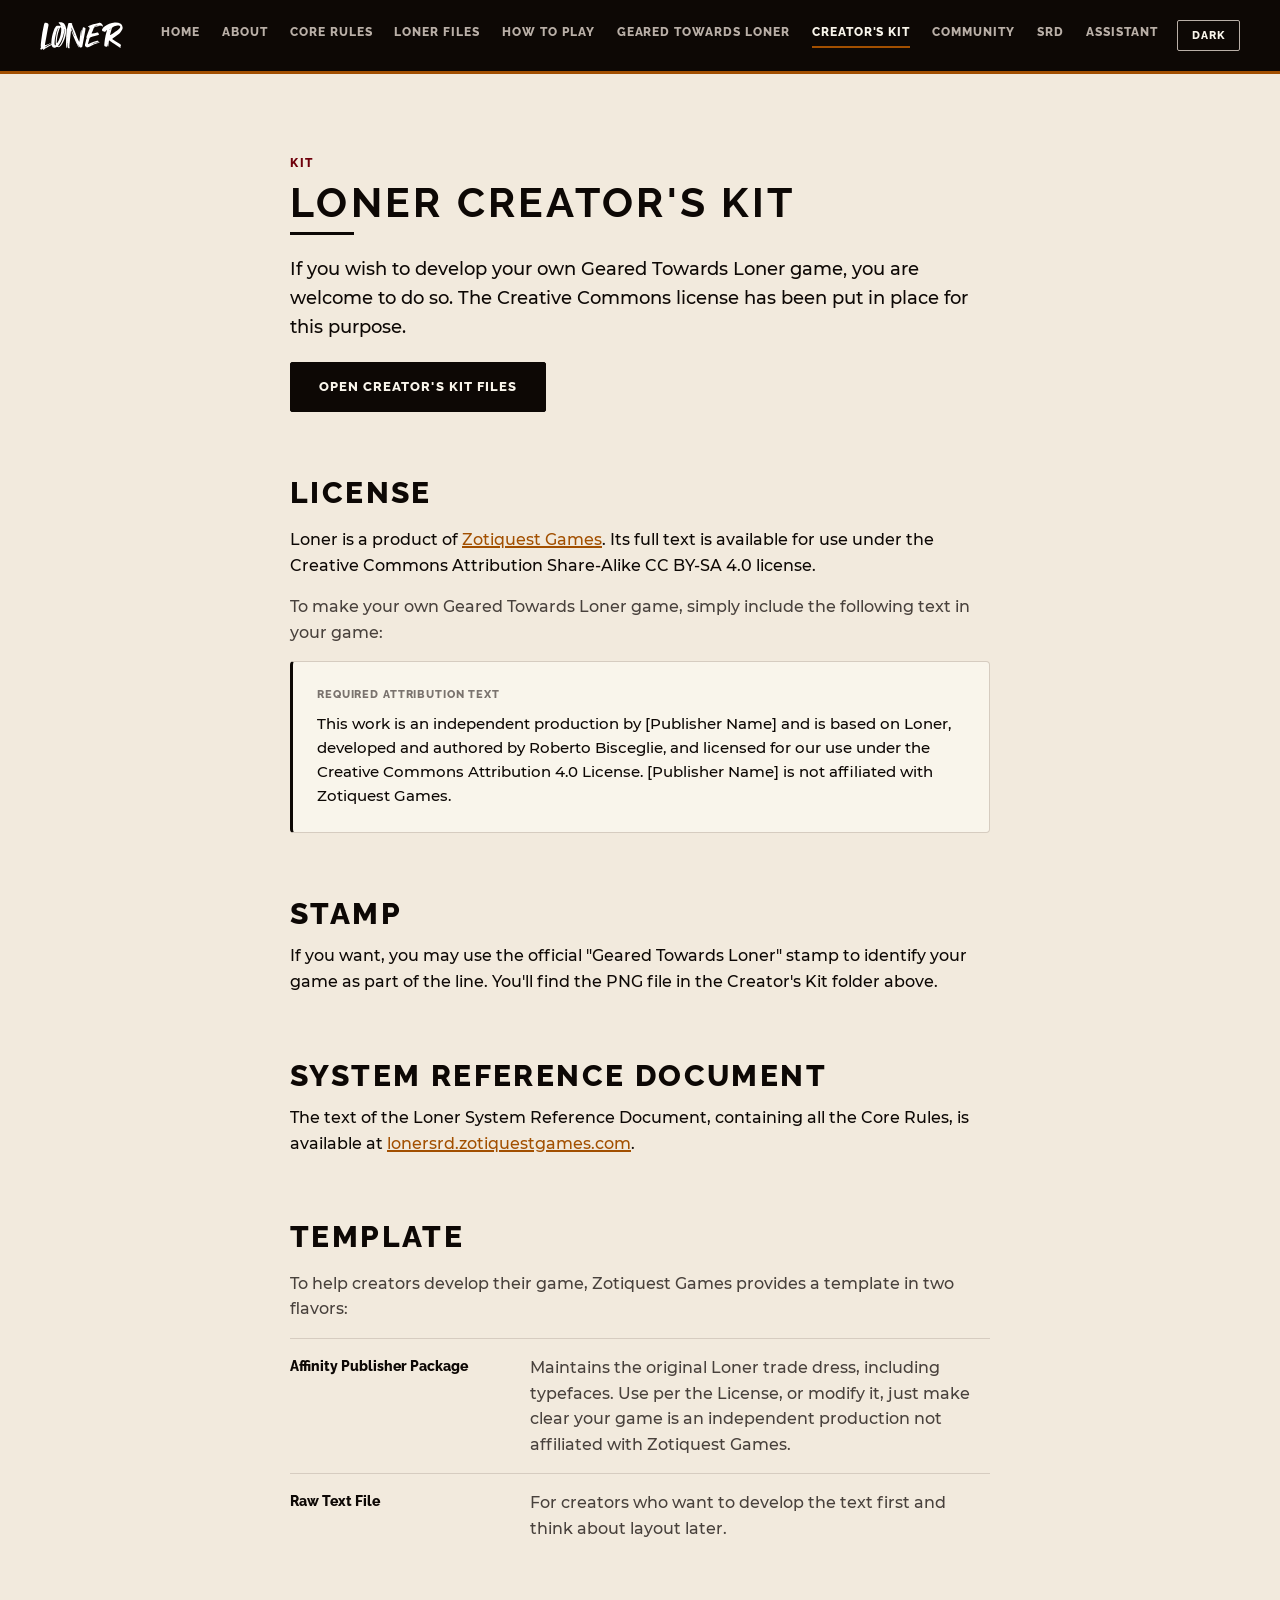
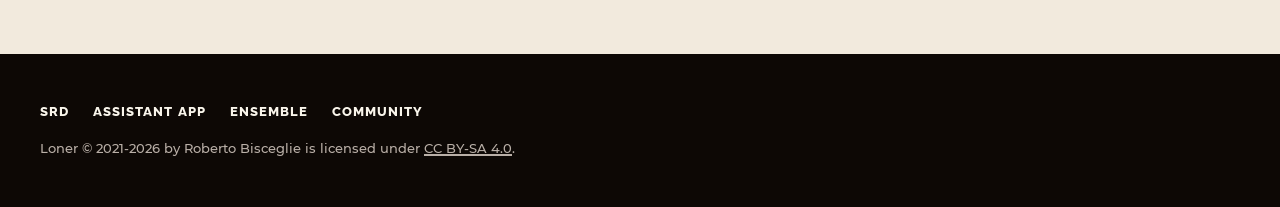
<file: creators-kit.html>
<!DOCTYPE html>
<html lang="en">
<head>
<meta charset="utf-8">
<meta name="viewport" content="width=device-width, initial-scale=1">
<title>Creator's Kit — Loner</title>
<meta name="description" content="Develop your own Geared Towards Loner game using the Creative Commons license and the official Creator's Kit.">
<meta property="og:type" content="website">
<meta property="og:title" content="Creator's Kit — Loner">
<meta property="og:description" content="Develop your own Geared Towards Loner game using the Creative Commons license and the official Creator's Kit.">
<meta property="og:url" content="https://loner.zotiquestgames.com/creators-kit.html">
<meta property="og:site_name" content="Loner">
<meta name="twitter:card" content="summary">
<meta name="twitter:title" content="Creator's Kit — Loner">
<meta name="twitter:description" content="Develop your own Geared Towards Loner game using the Creative Commons license and the official Creator's Kit.">
<link rel="icon" type="image/svg+xml" href="assets/logo.svg">
<link rel="stylesheet" href="css/styles.css">
<script src="js/nav.js" defer></script>
</head>
<body>
<div class="page-shell">
  <header class="site-header">
    <div class="site-header__row">
      <a href="index.html" class="site-logo" aria-label="Loner — Home"><img src="assets/logo.svg" alt="Loner" class="site-logo__mark"></a>
      <div class="site-header__actions">
        <nav class="site-nav" id="siteNav">
          <a href="index.html" class="nav-link">Home</a>
          <a href="about.html" class="nav-link">About</a>
          <a href="core-rules.html" class="nav-link">Core Rules</a>
          <a href="loner-files.html" class="nav-link">Loner Files</a>
          <a href="how-to-play.html" class="nav-link">How To Play</a>
          <a href="supplements.html" class="nav-link">Geared Towards Loner</a>
          <a href="creators-kit.html" class="nav-link nav-link--active">Creator's Kit</a>
          <a href="community.html" class="nav-link">Community</a>
          <a href="http://lonersrd.zotiquestgames.com" class="nav-link" target="_blank" rel="noopener">SRD</a>
          <a href="https://lonerassistant.zotiquestgames.com/" class="nav-link" target="_blank" rel="noopener">Assistant</a>
        </nav>
        <button class="theme-toggle" id="themeToggle" type="button" aria-label="Toggle dark mode">Dark</button>
        <button class="menu-toggle" id="menuToggle" type="button" aria-label="Menu" aria-expanded="false">☰</button>
      </div>
    </div>
  </header>

  <main class="page-main page-main--sm">

    <section class="page-section">
      <div class="section-header">
        <div class="section-header__kicker">Kit</div>
        <h1 class="section-header__title">Loner Creator's Kit</h1>
        <div class="section-header__rule"></div>
      </div>
      <p style="margin:0;font-size:var(--size-body-lg);line-height:var(--lh-body)">If you wish to develop your own Geared Towards Loner game, you are welcome to do so. The Creative Commons license has been put in place for this purpose.</p>
      <a href="https://drive.google.com/drive/folders/1rWDIyOkaxEBMbQnFQv5LFuAISJM6NLiQ?usp=sharing" target="_blank" rel="noopener" class="btn btn--primary" style="align-self:flex-start">Open Creator's Kit Files</a>
    </section>

    <section class="page-section" style="gap:16px">
      <h2 style="font-family:var(--font-heading);font-weight:800;font-size:var(--size-h2);text-transform:uppercase;letter-spacing:var(--tracking-caps);margin:0">License</h2>
      <p style="margin:0;font-size:var(--size-body);line-height:var(--lh-body)">Loner is a product of <a href="https://zotiquestgames.com/" target="_blank" rel="noopener">Zotiquest Games</a>. Its full text is available for use under the Creative Commons Attribution Share-Alike CC BY-SA 4.0 license.</p>
      <p style="margin:0;font-size:var(--size-body);line-height:var(--lh-body);color:var(--text-secondary)">To make your own Geared Towards Loner game, simply include the following text in your game:</p>
      <div class="callout-box">
        <div class="callout-box__kicker">Required Attribution Text</div>
        <div class="callout-box__body">This work is an independent production by [Publisher Name] and is based on Loner, developed and authored by Roberto Bisceglie, and licensed for our use under the Creative Commons Attribution 4.0 License. [Publisher Name] is not affiliated with Zotiquest Games.</div>
      </div>
    </section>

    <section class="page-section" style="gap:12px">
      <h2 style="font-family:var(--font-heading);font-weight:800;font-size:var(--size-h2);text-transform:uppercase;letter-spacing:var(--tracking-caps);margin:0">Stamp</h2>
      <p style="margin:0;font-size:var(--size-body);line-height:var(--lh-body)">If you want, you may use the official "Geared Towards Loner" stamp to identify your game as part of the line. You'll find the PNG file in the Creator's Kit folder above.</p>
    </section>

    <section class="page-section" style="gap:12px">
      <h2 style="font-family:var(--font-heading);font-weight:800;font-size:var(--size-h2);text-transform:uppercase;letter-spacing:var(--tracking-caps);margin:0">System Reference Document</h2>
      <p style="margin:0;font-size:var(--size-body);line-height:var(--lh-body)">The text of the Loner System Reference Document, containing all the Core Rules, is available at <a href="http://lonersrd.zotiquestgames.com" target="_blank" rel="noopener">lonersrd.zotiquestgames.com</a>.</p>
    </section>

    <section class="page-section" style="gap:16px">
      <h2 style="font-family:var(--font-heading);font-weight:800;font-size:var(--size-h2);text-transform:uppercase;letter-spacing:var(--tracking-caps);margin:0">Template</h2>
      <p style="margin:0;font-size:var(--size-body);line-height:var(--lh-body);color:var(--text-secondary)">To help creators develop their game, Zotiquest Games provides a template in two flavors:</p>
      <div class="detail-list">
        <div class="detail-row">
          <div class="detail-row__label">Affinity Publisher Package</div>
          <div class="detail-row__body">Maintains the original Loner trade dress, including typefaces. Use per the License, or modify it, just make clear your game is an independent production not affiliated with Zotiquest Games.</div>
        </div>
        <div class="detail-row">
          <div class="detail-row__label">Raw Text File</div>
          <div class="detail-row__body">For creators who want to develop the text first and think about layout later.</div>
        </div>
      </div>
    </section>
  </main>

  <footer class="site-footer">
    <div class="site-footer__links">
      <a href="http://lonersrd.zotiquestgames.com" target="_blank" rel="noopener">SRD</a>
      <a href="https://lonerassistant.zotiquestgames.com/" target="_blank" rel="noopener">Assistant App</a>
      <a href="https://ensemble.zotiquestgames.com" target="_blank" rel="noopener">Ensemble</a>
      <a href="community.html">Community</a>
    </div>
    <div class="site-footer__copy">Loner © 2021-2026 by Roberto Bisceglie is licensed under <a href="https://creativecommons.org/licenses/by-sa/4.0/deed.it" target="_blank" rel="noopener">CC BY-SA 4.0</a>.</div>
  </footer>
</div>
<!-- Cloudflare Web Analytics --><script defer type='module' src='https://static.cloudflareinsights.com/beacon.min.js' data-cf-beacon='{"token": "59a312b5bf6847e8a8abb9de383572d7"}'></script><!-- End Cloudflare Web Analytics -->
</body>
</html>
</file>
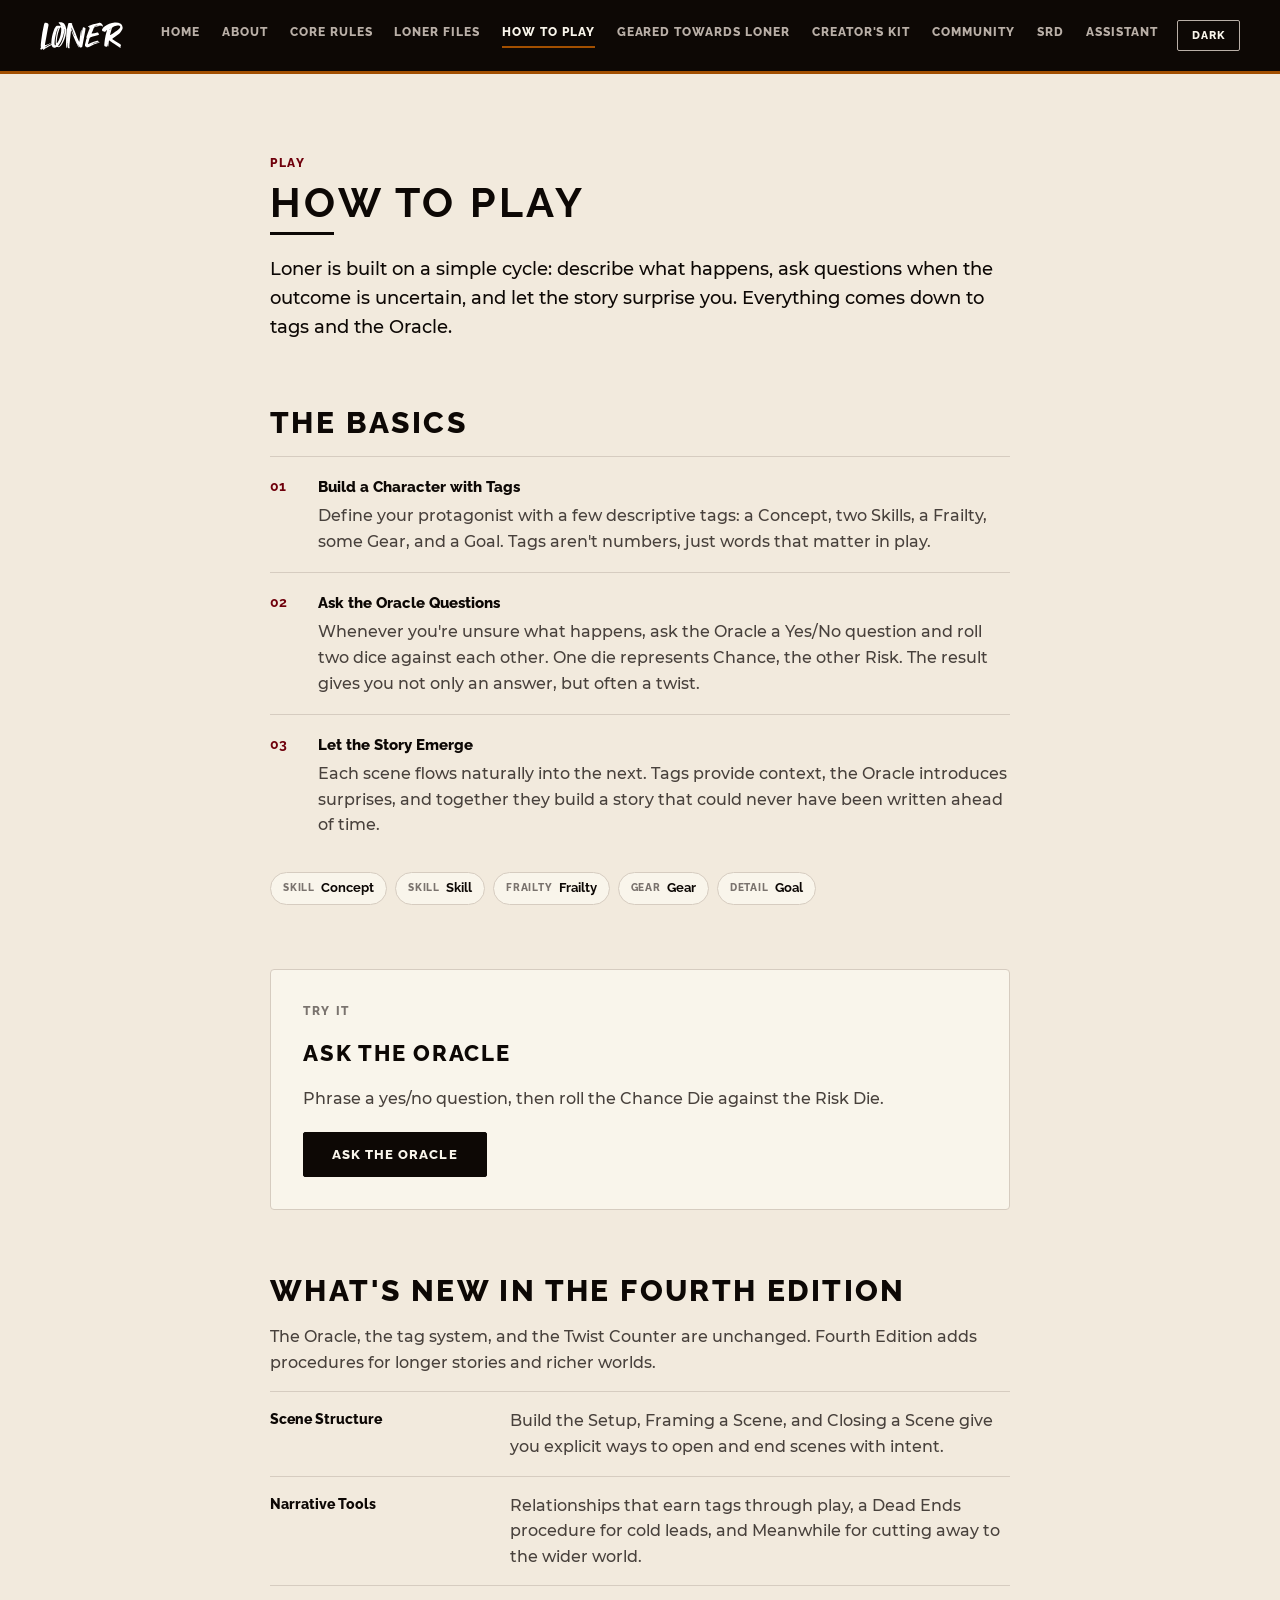
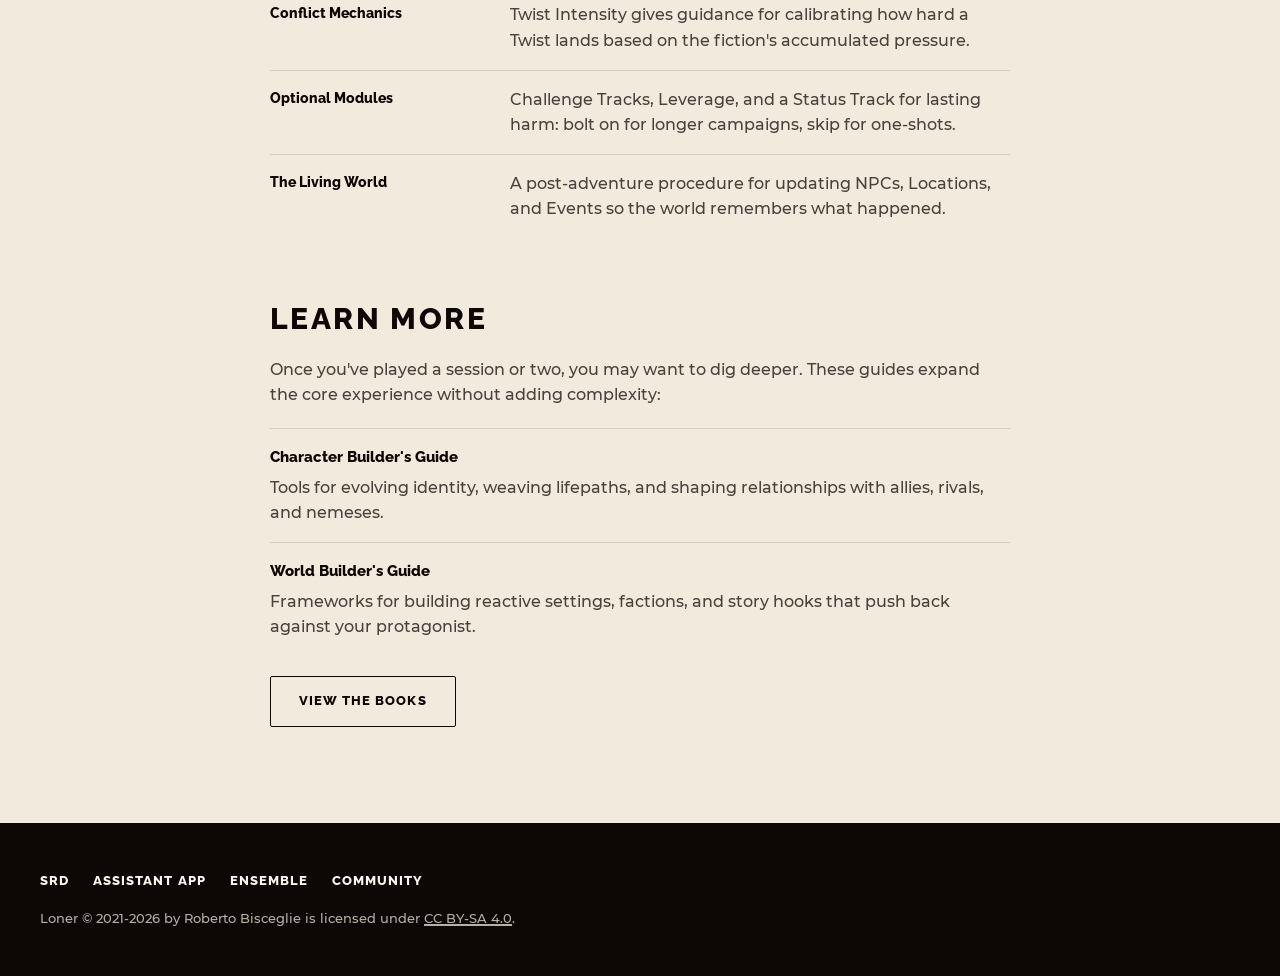
<file: how-to-play.html>
<!DOCTYPE html>
<html lang="en">
<head>
<meta charset="utf-8">
<meta name="viewport" content="width=device-width, initial-scale=1">
<title>How To Play — Loner</title>
<meta name="description" content="Loner is built on a simple cycle: describe what happens, ask questions when the outcome is uncertain, and let the story surprise you.">
<meta property="og:type" content="website">
<meta property="og:title" content="How To Play — Loner">
<meta property="og:description" content="Loner is built on a simple cycle: describe what happens, ask questions when the outcome is uncertain, and let the story surprise you.">
<meta property="og:url" content="https://loner.zotiquestgames.com/how-to-play.html">
<meta property="og:site_name" content="Loner">
<meta name="twitter:card" content="summary">
<meta name="twitter:title" content="How To Play — Loner">
<meta name="twitter:description" content="Loner is built on a simple cycle: describe what happens, ask questions when the outcome is uncertain, and let the story surprise you.">
<link rel="icon" type="image/svg+xml" href="assets/logo.svg">
<link rel="stylesheet" href="css/styles.css">
<script src="js/nav.js" defer></script>
<script src="js/oracle-roller.js" defer></script>
</head>
<body>
<div class="page-shell">
  <header class="site-header">
    <div class="site-header__row">
      <a href="index.html" class="site-logo" aria-label="Loner — Home"><img src="assets/logo.svg" alt="Loner" class="site-logo__mark"></a>
      <div class="site-header__actions">
        <nav class="site-nav" id="siteNav">
          <a href="index.html" class="nav-link">Home</a>
          <a href="about.html" class="nav-link">About</a>
          <a href="core-rules.html" class="nav-link">Core Rules</a>
          <a href="loner-files.html" class="nav-link">Loner Files</a>
          <a href="how-to-play.html" class="nav-link nav-link--active">How To Play</a>
          <a href="supplements.html" class="nav-link">Geared Towards Loner</a>
          <a href="creators-kit.html" class="nav-link">Creator's Kit</a>
          <a href="community.html" class="nav-link">Community</a>
          <a href="http://lonersrd.zotiquestgames.com" class="nav-link" target="_blank" rel="noopener">SRD</a>
          <a href="https://lonerassistant.zotiquestgames.com/" class="nav-link" target="_blank" rel="noopener">Assistant</a>
        </nav>
        <button class="theme-toggle" id="themeToggle" type="button" aria-label="Toggle dark mode">Dark</button>
        <button class="menu-toggle" id="menuToggle" type="button" aria-label="Menu" aria-expanded="false">☰</button>
      </div>
    </div>
  </header>

  <main class="page-main page-main--md">

    <section class="page-section">
      <div class="section-header">
        <div class="section-header__kicker">Play</div>
        <h1 class="section-header__title">How To Play</h1>
        <div class="section-header__rule"></div>
      </div>
      <p style="margin:0;font-size:var(--size-body-lg);line-height:var(--lh-body)">Loner is built on a simple cycle: describe what happens, ask questions when the outcome is uncertain, and let the story surprise you. Everything comes down to tags and the Oracle.</p>
    </section>

    <section class="page-section" style="gap:16px">
      <h2 style="font-family:var(--font-heading);font-weight:800;font-size:var(--size-h2);text-transform:uppercase;letter-spacing:var(--tracking-caps);margin:0">The Basics</h2>
      <div class="cycle-list">
        <div class="cycle-step">
          <div class="cycle-step__n">01</div>
          <div class="cycle-step__body">
            <div class="cycle-step__title">Build a Character with Tags</div>
            <div class="cycle-step__text">Define your protagonist with a few descriptive tags: a Concept, two Skills, a Frailty, some Gear, and a Goal. Tags aren't numbers, just words that matter in play.</div>
          </div>
        </div>
        <div class="cycle-step">
          <div class="cycle-step__n">02</div>
          <div class="cycle-step__body">
            <div class="cycle-step__title">Ask the Oracle Questions</div>
            <div class="cycle-step__text">Whenever you're unsure what happens, ask the Oracle a Yes/No question and roll two dice against each other. One die represents Chance, the other Risk. The result gives you not only an answer, but often a twist.</div>
          </div>
        </div>
        <div class="cycle-step">
          <div class="cycle-step__n">03</div>
          <div class="cycle-step__body">
            <div class="cycle-step__title">Let the Story Emerge</div>
            <div class="cycle-step__text">Each scene flows naturally into the next. Tags provide context, the Oracle introduces surprises, and together they build a story that could never have been written ahead of time.</div>
          </div>
        </div>
      </div>
      <div class="tag-row">
        <span class="tag-chip"><span class="tag-chip__kind">Skill</span><span>Concept</span></span>
        <span class="tag-chip"><span class="tag-chip__kind">Skill</span><span>Skill</span></span>
        <span class="tag-chip"><span class="tag-chip__kind">Frailty</span><span>Frailty</span></span>
        <span class="tag-chip"><span class="tag-chip__kind">Gear</span><span>Gear</span></span>
        <span class="tag-chip"><span class="tag-chip__kind">Detail</span><span>Goal</span></span>
      </div>
    </section>

    <section class="try-box">
      <div class="eyebrow">Try It</div>
      <h3 style="font-family:var(--font-heading);font-weight:800;font-size:var(--size-h3);text-transform:uppercase;letter-spacing:var(--tracking-caps);margin:0">Ask the Oracle</h3>
      <p style="margin:0;font-size:var(--size-body);line-height:var(--lh-body);color:var(--text-secondary)">Phrase a yes/no question, then roll the Chance Die against the Risk Die.</p>
      <div class="try-box__row">
        <button id="oracleRollButton" type="button" class="btn btn--primary">Ask the Oracle</button>
        <div id="oracleRollResult" class="oracle-roll-result">
          <div class="dice-slot">
            <span class="dice-glyph dice-glyph--lg" data-role="chance">–</span>
            <span class="dice-slot__label">Chance</span>
          </div>
          <span class="dice-vs">vs</span>
          <div class="dice-slot">
            <span class="dice-glyph dice-glyph--lg dice-glyph--accent" data-role="risk">–</span>
            <span class="dice-slot__label">Risk</span>
          </div>
          <span class="oracle-badge">
            <span class="oracle-badge__result" data-role="result">Yes</span>
            <span class="oracle-badge__twist" data-role="twist" style="display:none">+1 Twist</span>
          </span>
        </div>
      </div>
    </section>

    <section class="page-section" style="gap:16px">
      <h2 style="font-family:var(--font-heading);font-weight:800;font-size:var(--size-h2);text-transform:uppercase;letter-spacing:var(--tracking-caps);margin:0">What's New in the Fourth Edition</h2>
      <p style="margin:0;font-size:var(--size-body);line-height:var(--lh-body);color:var(--text-secondary)">The Oracle, the tag system, and the Twist Counter are unchanged. Fourth Edition adds procedures for longer stories and richer worlds.</p>
      <div class="detail-list">
        <div class="detail-row">
          <div class="detail-row__label">Scene Structure</div>
          <div class="detail-row__body">Build the Setup, Framing a Scene, and Closing a Scene give you explicit ways to open and end scenes with intent.</div>
        </div>
        <div class="detail-row">
          <div class="detail-row__label">Narrative Tools</div>
          <div class="detail-row__body">Relationships that earn tags through play, a Dead Ends procedure for cold leads, and Meanwhile for cutting away to the wider world.</div>
        </div>
        <div class="detail-row">
          <div class="detail-row__label">Conflict Mechanics</div>
          <div class="detail-row__body">Twist Intensity gives guidance for calibrating how hard a Twist lands based on the fiction's accumulated pressure.</div>
        </div>
        <div class="detail-row">
          <div class="detail-row__label">Optional Modules</div>
          <div class="detail-row__body">Challenge Tracks, Leverage, and a Status Track for lasting harm: bolt on for longer campaigns, skip for one-shots.</div>
        </div>
        <div class="detail-row">
          <div class="detail-row__label">The Living World</div>
          <div class="detail-row__body">A post-adventure procedure for updating NPCs, Locations, and Events so the world remembers what happened.</div>
        </div>
      </div>
    </section>

    <section class="page-section">
      <h2 style="font-family:var(--font-heading);font-weight:800;font-size:var(--size-h2);text-transform:uppercase;letter-spacing:var(--tracking-caps);margin:0">Learn More</h2>
      <p style="margin:0;font-size:var(--size-body);line-height:var(--lh-body);color:var(--text-secondary)">Once you've played a session or two, you may want to dig deeper. These guides expand the core experience without adding complexity:</p>
      <div class="detail-list">
        <div class="detail-row" style="flex-direction:column;gap:6px">
          <div class="cycle-step__title">Character Builder's Guide</div>
          <div class="detail-row__body">Tools for evolving identity, weaving lifepaths, and shaping relationships with allies, rivals, and nemeses.</div>
        </div>
        <div class="detail-row" style="flex-direction:column;gap:6px">
          <div class="cycle-step__title">World Builder's Guide</div>
          <div class="detail-row__body">Frameworks for building reactive settings, factions, and story hooks that push back against your protagonist.</div>
        </div>
      </div>
      <a href="core-rules.html" class="btn btn--outline" style="align-self:flex-start">View The Books</a>
    </section>
  </main>

  <footer class="site-footer">
    <div class="site-footer__links">
      <a href="http://lonersrd.zotiquestgames.com" target="_blank" rel="noopener">SRD</a>
      <a href="https://lonerassistant.zotiquestgames.com/" target="_blank" rel="noopener">Assistant App</a>
      <a href="https://ensemble.zotiquestgames.com" target="_blank" rel="noopener">Ensemble</a>
      <a href="community.html">Community</a>
    </div>
    <div class="site-footer__copy">Loner © 2021-2026 by Roberto Bisceglie is licensed under <a href="https://creativecommons.org/licenses/by-sa/4.0/deed.it" target="_blank" rel="noopener">CC BY-SA 4.0</a>.</div>
  </footer>
</div>
<!-- Cloudflare Web Analytics --><script defer type='module' src='https://static.cloudflareinsights.com/beacon.min.js' data-cf-beacon='{"token": "59a312b5bf6847e8a8abb9de383572d7"}'></script><!-- End Cloudflare Web Analytics -->
</body>
</html>
</file>
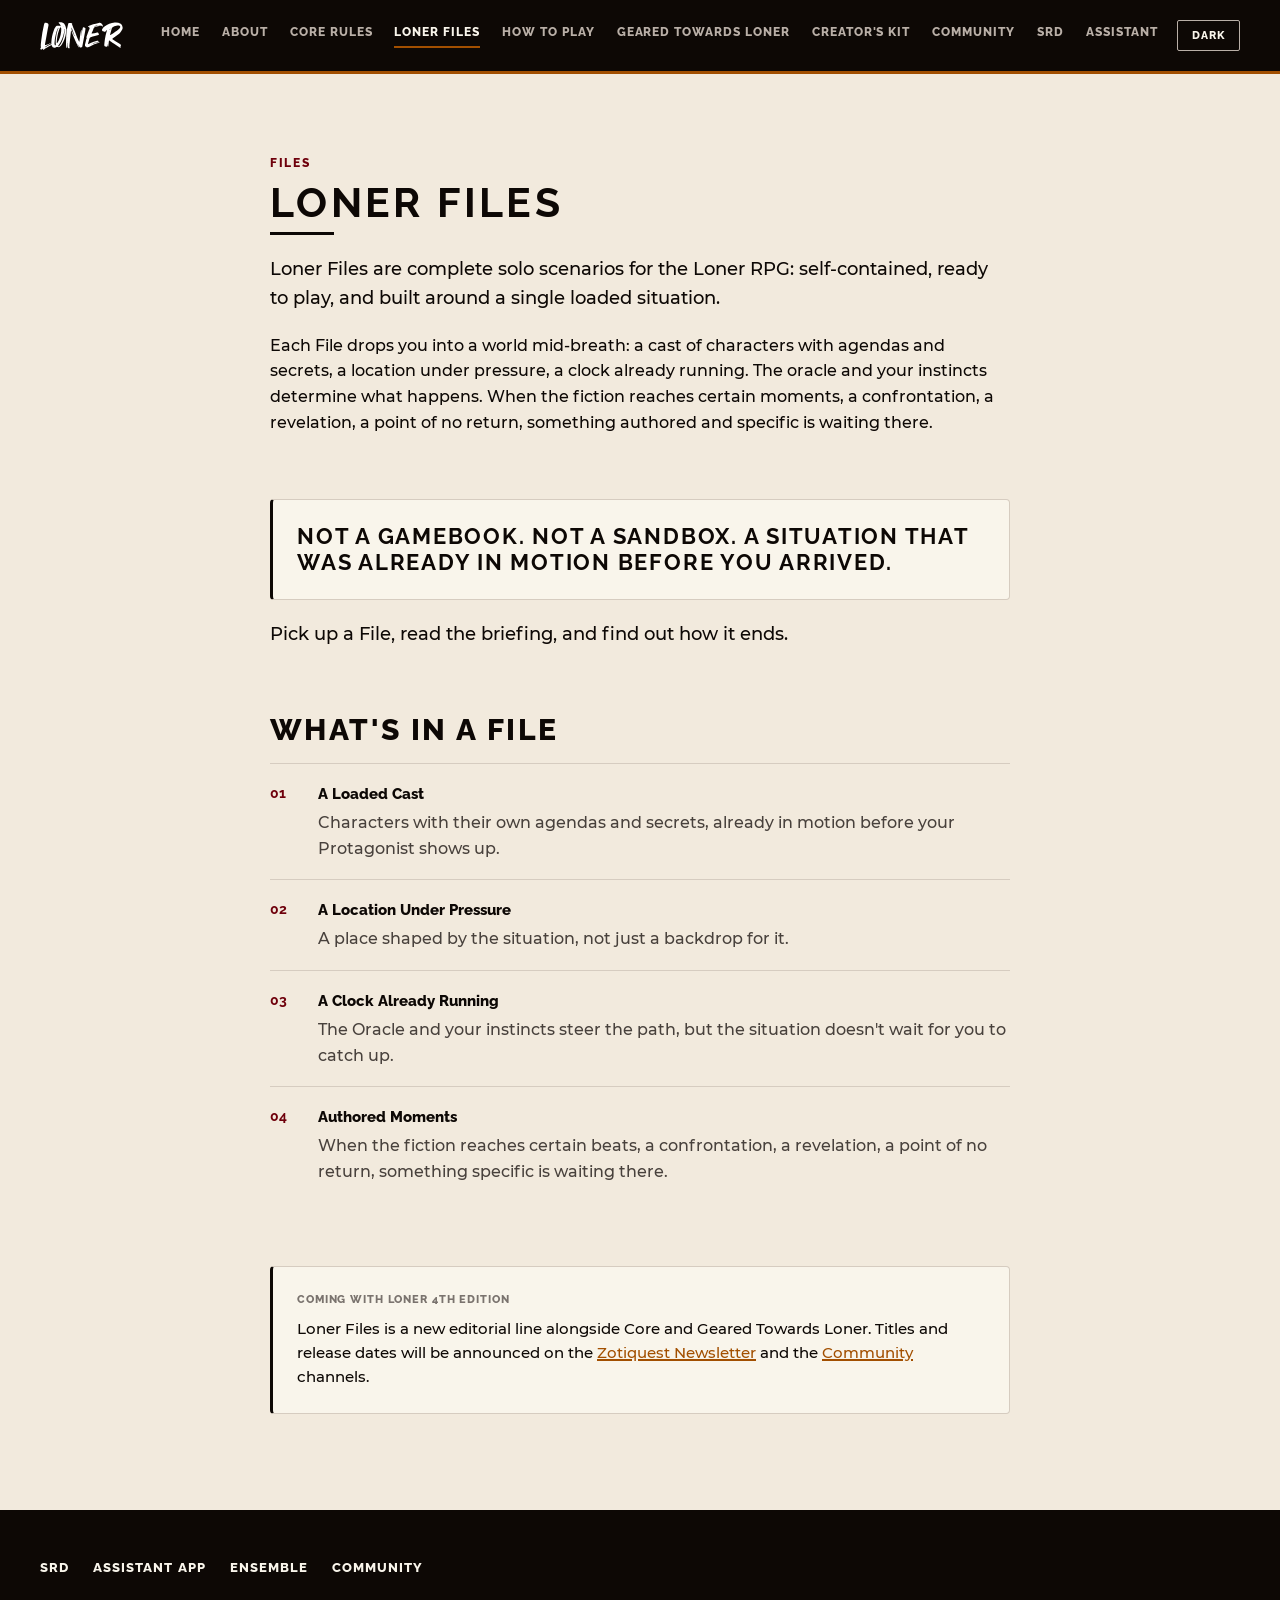
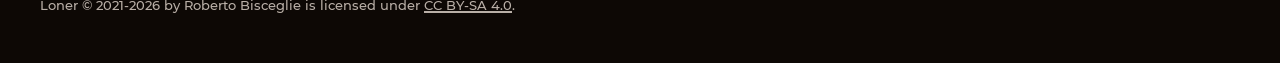
<file: loner-files.html>
<!DOCTYPE html>
<html lang="en">
<head>
<meta charset="utf-8">
<meta name="viewport" content="width=device-width, initial-scale=1">
<title>Loner Files — Loner</title>
<meta name="description" content="Loner Files are complete solo scenarios for the Loner RPG: self-contained, ready to play, and built around a single loaded situation.">
<meta property="og:type" content="website">
<meta property="og:title" content="Loner Files — Loner">
<meta property="og:description" content="Loner Files are complete solo scenarios for the Loner RPG: self-contained, ready to play, and built around a single loaded situation.">
<meta property="og:url" content="https://loner.zotiquestgames.com/loner-files.html">
<meta property="og:site_name" content="Loner">
<meta name="twitter:card" content="summary">
<meta name="twitter:title" content="Loner Files — Loner">
<meta name="twitter:description" content="Loner Files are complete solo scenarios for the Loner RPG: self-contained, ready to play, and built around a single loaded situation.">
<link rel="icon" type="image/svg+xml" href="assets/logo.svg">
<link rel="stylesheet" href="css/styles.css">
<script src="js/nav.js" defer></script>
</head>
<body>
<div class="page-shell">
  <header class="site-header">
    <div class="site-header__row">
      <a href="index.html" class="site-logo" aria-label="Loner — Home"><img src="assets/logo.svg" alt="Loner" class="site-logo__mark"></a>
      <div class="site-header__actions">
        <nav class="site-nav" id="siteNav">
          <a href="index.html" class="nav-link">Home</a>
          <a href="about.html" class="nav-link">About</a>
          <a href="core-rules.html" class="nav-link">Core Rules</a>
          <a href="loner-files.html" class="nav-link nav-link--active">Loner Files</a>
          <a href="how-to-play.html" class="nav-link">How To Play</a>
          <a href="supplements.html" class="nav-link">Geared Towards Loner</a>
          <a href="creators-kit.html" class="nav-link">Creator's Kit</a>
          <a href="community.html" class="nav-link">Community</a>
          <a href="http://lonersrd.zotiquestgames.com" class="nav-link" target="_blank" rel="noopener">SRD</a>
          <a href="https://lonerassistant.zotiquestgames.com/" class="nav-link" target="_blank" rel="noopener">Assistant</a>
        </nav>
        <button class="theme-toggle" id="themeToggle" type="button" aria-label="Toggle dark mode">Dark</button>
        <button class="menu-toggle" id="menuToggle" type="button" aria-label="Menu" aria-expanded="false">☰</button>
      </div>
    </div>
  </header>

  <main class="page-main page-main--md">

    <section class="page-section">
      <div class="section-header">
        <div class="section-header__kicker">Files</div>
        <h1 class="section-header__title">Loner Files</h1>
        <div class="section-header__rule"></div>
      </div>
      <p class="lede">Loner Files are complete solo scenarios for the Loner RPG: self-contained, ready to play, and built around a single loaded situation.</p>
      <p style="margin:0;font-size:var(--size-body);line-height:var(--lh-body)">Each File drops you into a world mid-breath: a cast of characters with agendas and secrets, a location under pressure, a clock already running. The oracle and your instincts determine what happens. When the fiction reaches certain moments, a confrontation, a revelation, a point of no return, something authored and specific is waiting there.</p>
    </section>

    <section class="page-section">
      <div class="callout-box">
        <div class="callout-box__body" style="font-family:var(--font-heading);font-size:var(--size-h3);text-transform:uppercase;letter-spacing:var(--tracking-caps);line-height:var(--lh-heading)">Not a gamebook. Not a sandbox. A situation that was already in motion before you arrived.</div>
      </div>
      <p style="margin:0;font-size:var(--size-body-lg);line-height:var(--lh-body)">Pick up a File, read the briefing, and find out how it ends.</p>
    </section>

    <section class="page-section" style="gap:16px">
      <h2 style="font-family:var(--font-heading);font-weight:800;font-size:var(--size-h2);text-transform:uppercase;letter-spacing:var(--tracking-caps);margin:0">What's In a File</h2>
      <div class="cycle-list">
        <div class="cycle-step">
          <div class="cycle-step__n">01</div>
          <div class="cycle-step__body">
            <div class="cycle-step__title">A Loaded Cast</div>
            <div class="cycle-step__text">Characters with their own agendas and secrets, already in motion before your Protagonist shows up.</div>
          </div>
        </div>
        <div class="cycle-step">
          <div class="cycle-step__n">02</div>
          <div class="cycle-step__body">
            <div class="cycle-step__title">A Location Under Pressure</div>
            <div class="cycle-step__text">A place shaped by the situation, not just a backdrop for it.</div>
          </div>
        </div>
        <div class="cycle-step">
          <div class="cycle-step__n">03</div>
          <div class="cycle-step__body">
            <div class="cycle-step__title">A Clock Already Running</div>
            <div class="cycle-step__text">The Oracle and your instincts steer the path, but the situation doesn't wait for you to catch up.</div>
          </div>
        </div>
        <div class="cycle-step">
          <div class="cycle-step__n">04</div>
          <div class="cycle-step__body">
            <div class="cycle-step__title">Authored Moments</div>
            <div class="cycle-step__text">When the fiction reaches certain beats, a confrontation, a revelation, a point of no return, something specific is waiting there.</div>
          </div>
        </div>
      </div>
    </section>

    <section class="page-section">
      <div class="callout-box">
        <div class="callout-box__kicker">Coming With Loner 4th Edition</div>
        <div class="callout-box__body">Loner Files is a new editorial line alongside Core and Geared Towards Loner. Titles and release dates will be announced on the <a href="https://zotiquest.substack.com/" target="_blank" rel="noopener">Zotiquest Newsletter</a> and the <a href="community.html">Community</a> channels.</div>
      </div>
    </section>
  </main>

  <footer class="site-footer">
    <div class="site-footer__links">
      <a href="http://lonersrd.zotiquestgames.com" target="_blank" rel="noopener">SRD</a>
      <a href="https://lonerassistant.zotiquestgames.com/" target="_blank" rel="noopener">Assistant App</a>
      <a href="https://ensemble.zotiquestgames.com" target="_blank" rel="noopener">Ensemble</a>
      <a href="community.html">Community</a>
    </div>
    <div class="site-footer__copy">Loner © 2021-2026 by Roberto Bisceglie is licensed under <a href="https://creativecommons.org/licenses/by-sa/4.0/deed.it" target="_blank" rel="noopener">CC BY-SA 4.0</a>.</div>
  </footer>
</div>
<!-- Cloudflare Web Analytics --><script defer type='module' src='https://static.cloudflareinsights.com/beacon.min.js' data-cf-beacon='{"token": "59a312b5bf6847e8a8abb9de383572d7"}'></script><!-- End Cloudflare Web Analytics -->
</body>
</html>
</file>
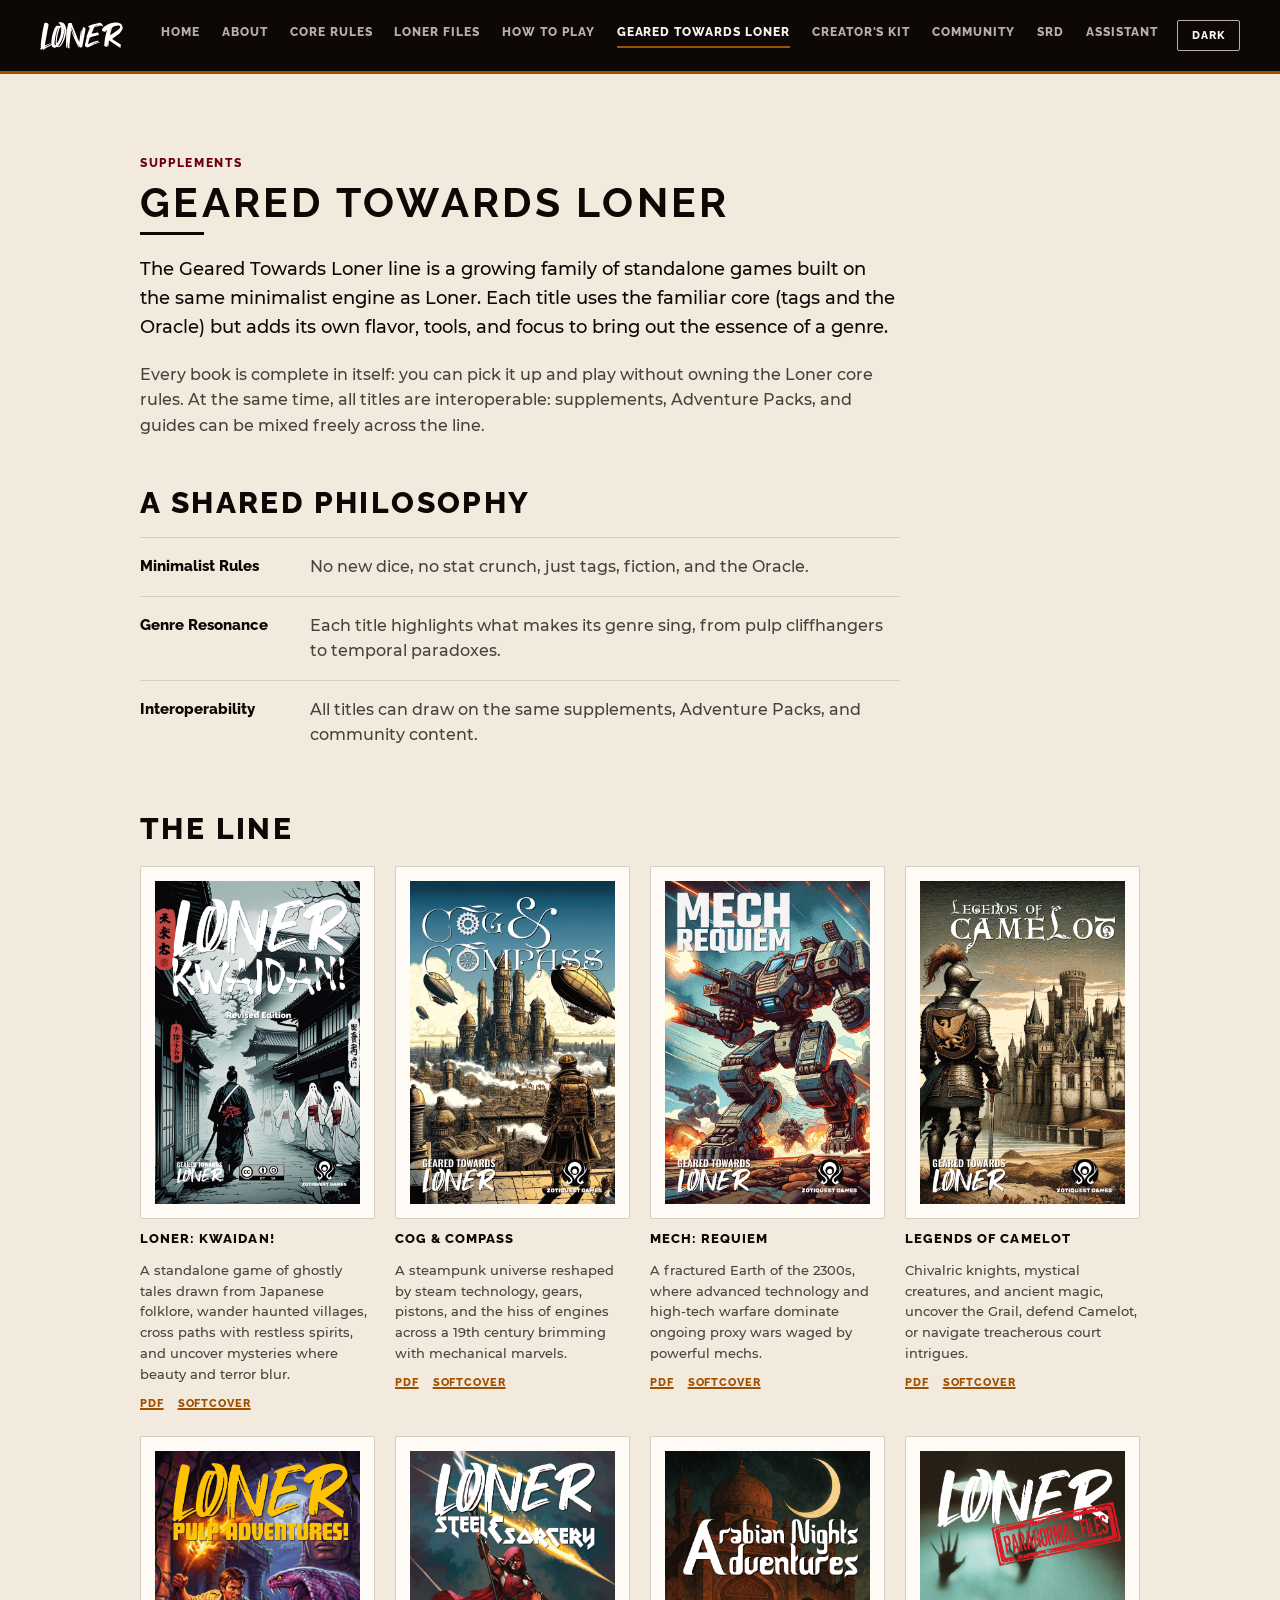
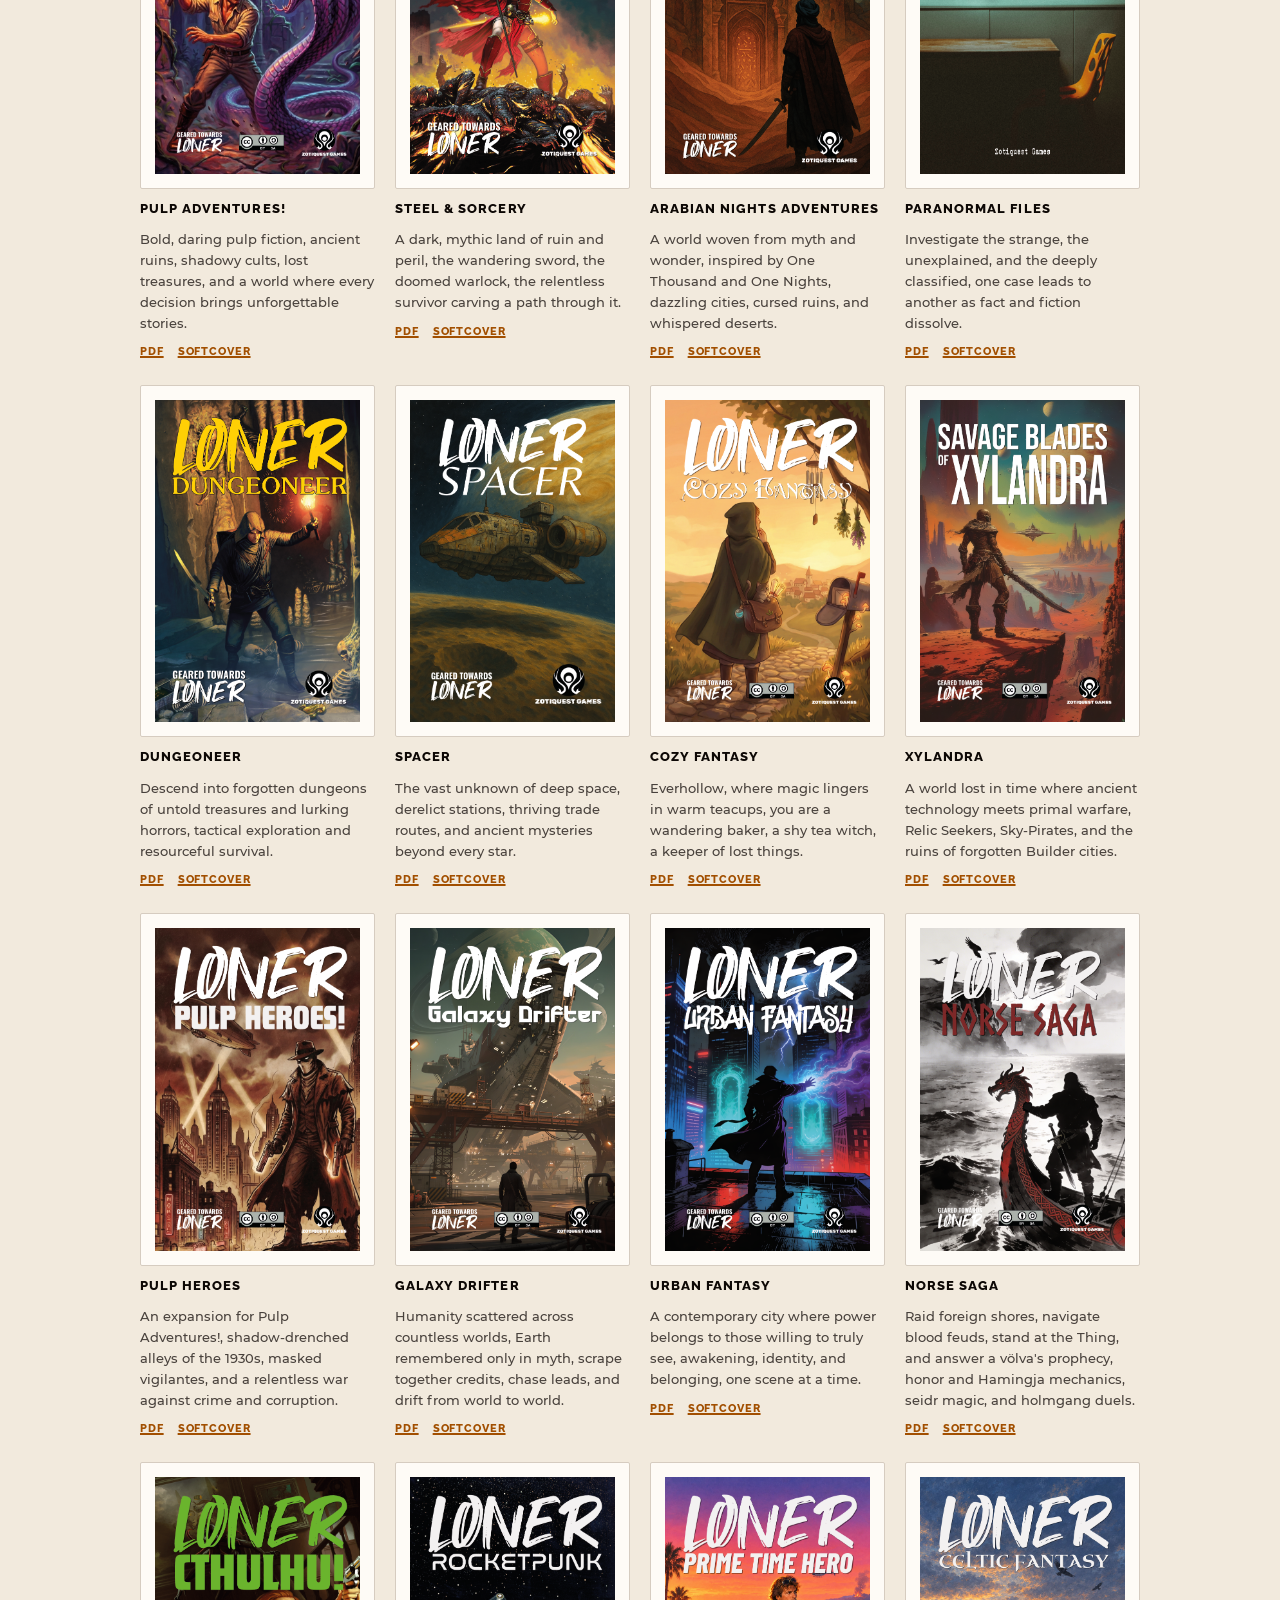
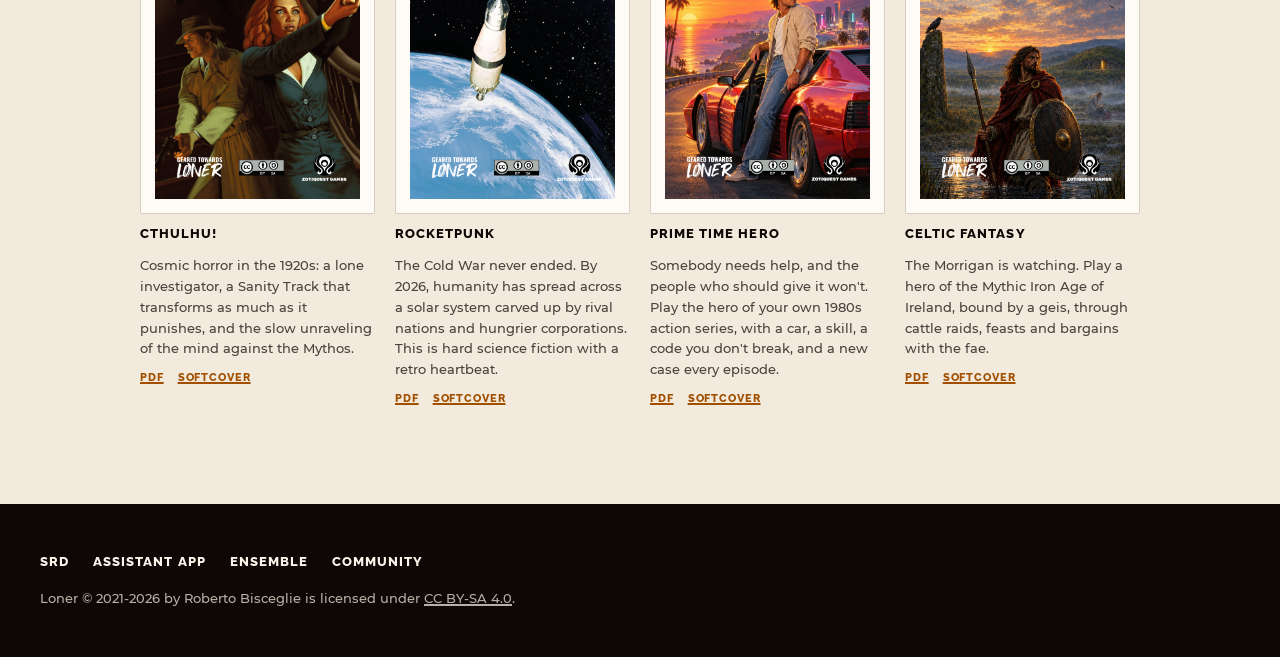
<file: supplements.html>
<!DOCTYPE html>
<html lang="en">
<head>
<meta charset="utf-8">
<meta name="viewport" content="width=device-width, initial-scale=1">
<title>Geared Towards Loner — Loner</title>
<meta name="description" content="A growing family of standalone games built on the same minimalist engine as Loner: tags and the Oracle, tuned to a genre.">
<meta property="og:type" content="website">
<meta property="og:title" content="Geared Towards Loner — Loner">
<meta property="og:description" content="A growing family of standalone games built on the same minimalist engine as Loner: tags and the Oracle, tuned to a genre.">
<meta property="og:url" content="https://loner.zotiquestgames.com/supplements.html">
<meta property="og:site_name" content="Loner">
<meta name="twitter:card" content="summary">
<meta name="twitter:title" content="Geared Towards Loner — Loner">
<meta name="twitter:description" content="A growing family of standalone games built on the same minimalist engine as Loner: tags and the Oracle, tuned to a genre.">
<link rel="icon" type="image/svg+xml" href="assets/logo.svg">
<link rel="stylesheet" href="css/styles.css">
<script src="js/nav.js" defer></script>
</head>
<body>
<div class="page-shell">
  <header class="site-header">
    <div class="site-header__row">
      <a href="index.html" class="site-logo" aria-label="Loner — Home"><img src="assets/logo.svg" alt="Loner" class="site-logo__mark"></a>
      <div class="site-header__actions">
        <nav class="site-nav" id="siteNav">
          <a href="index.html" class="nav-link">Home</a>
          <a href="about.html" class="nav-link">About</a>
          <a href="core-rules.html" class="nav-link">Core Rules</a>
          <a href="loner-files.html" class="nav-link">Loner Files</a>
          <a href="how-to-play.html" class="nav-link">How To Play</a>
          <a href="supplements.html" class="nav-link nav-link--active">Geared Towards Loner</a>
          <a href="creators-kit.html" class="nav-link">Creator's Kit</a>
          <a href="community.html" class="nav-link">Community</a>
          <a href="http://lonersrd.zotiquestgames.com" class="nav-link" target="_blank" rel="noopener">SRD</a>
          <a href="https://lonerassistant.zotiquestgames.com/" class="nav-link" target="_blank" rel="noopener">Assistant</a>
        </nav>
        <button class="theme-toggle" id="themeToggle" type="button" aria-label="Toggle dark mode">Dark</button>
        <button class="menu-toggle" id="menuToggle" type="button" aria-label="Menu" aria-expanded="false">☰</button>
      </div>
    </div>
  </header>

  <main class="page-main page-main--lg" style="gap:48px">

    <section class="page-section" style="max-width:760px">
      <div class="section-header">
        <div class="section-header__kicker">Supplements</div>
        <h1 class="section-header__title">Geared Towards Loner</h1>
        <div class="section-header__rule"></div>
      </div>
      <p style="margin:0;font-size:var(--size-body-lg);line-height:var(--lh-body)">The Geared Towards Loner line is a growing family of standalone games built on the same minimalist engine as Loner. Each title uses the familiar core (tags and the Oracle) but adds its own flavor, tools, and focus to bring out the essence of a genre.</p>
      <p style="margin:0;font-size:var(--size-body);line-height:var(--lh-body);color:var(--text-secondary)">Every book is complete in itself: you can pick it up and play without owning the Loner core rules. At the same time, all titles are interoperable: supplements, Adventure Packs, and guides can be mixed freely across the line.</p>
    </section>

    <section class="page-section" style="max-width:760px;gap:16px">
      <h2 style="font-family:var(--font-heading);font-weight:800;font-size:var(--size-h2);text-transform:uppercase;letter-spacing:var(--tracking-caps);margin:0">A Shared Philosophy</h2>
      <div class="detail-list">
        <div class="detail-row">
          <span class="detail-row__label detail-row__label--sm">Minimalist Rules</span>
          <span class="detail-row__body">No new dice, no stat crunch, just tags, fiction, and the Oracle.</span>
        </div>
        <div class="detail-row">
          <span class="detail-row__label detail-row__label--sm">Genre Resonance</span>
          <span class="detail-row__body">Each title highlights what makes its genre sing, from pulp cliffhangers to temporal paradoxes.</span>
        </div>
        <div class="detail-row">
          <span class="detail-row__label detail-row__label--sm">Interoperability</span>
          <span class="detail-row__body">All titles can draw on the same supplements, Adventure Packs, and community content.</span>
        </div>
      </div>
    </section>

    <section class="page-section">
      <h2 style="font-family:var(--font-heading);font-weight:800;font-size:var(--size-h2);text-transform:uppercase;letter-spacing:var(--tracking-caps);margin:0">The Line</h2>
      <div class="book-grid">

        <div class="book-card">
          <div class="book-cover"><img src="assets/images/covers/kwaidan.png" alt="Loner: Kwaidan! cover" loading="lazy" onerror="this.style.display='none';this.nextElementSibling.style.display='block'"><span class="book-cover__label" style="display:none">Loner: Kwaidan! cover</span></div>
          <div class="book-title">Loner: Kwaidan!</div>
          <div class="book-desc">A standalone game of ghostly tales drawn from Japanese folklore, wander haunted villages, cross paths with restless spirits, and uncover mysteries where beauty and terror blur.</div>
          <div class="book-links"><a href="https://www.drivethrurpg.com/en/product/458066" target="_blank" rel="noopener">PDF</a><a href="https://www.amazon.com/dp/B0CX5ZBJ8M" target="_blank" rel="noopener">Softcover</a></div>
        </div>

        <div class="book-card">
          <div class="book-cover"><img src="assets/images/covers/cog-compass.png" alt="Cog &amp; Compass cover" loading="lazy" onerror="this.style.display='none';this.nextElementSibling.style.display='block'"><span class="book-cover__label" style="display:none">Cog &amp; Compass cover</span></div>
          <div class="book-title">Cog &amp; Compass</div>
          <div class="book-desc">A steampunk universe reshaped by steam technology, gears, pistons, and the hiss of engines across a 19th century brimming with mechanical marvels.</div>
          <div class="book-links"><a href="https://www.drivethrurpg.com/en/product/479117" target="_blank" rel="noopener">PDF</a><a href="https://www.amazon.com/dp/B0D2XSVRZK" target="_blank" rel="noopener">Softcover</a></div>
        </div>

        <div class="book-card">
          <div class="book-cover"><img src="assets/images/covers/mech-requiem.png" alt="Mech: Requiem cover" loading="lazy" onerror="this.style.display='none';this.nextElementSibling.style.display='block'"><span class="book-cover__label" style="display:none">Mech: Requiem cover</span></div>
          <div class="book-title">Mech: Requiem</div>
          <div class="book-desc">A fractured Earth of the 2300s, where advanced technology and high-tech warfare dominate ongoing proxy wars waged by powerful mechs.</div>
          <div class="book-links"><a href="https://www.drivethrurpg.com/en/product/484253" target="_blank" rel="noopener">PDF</a><a href="https://www.amazon.com/dp/B0D7J4B4F9" target="_blank" rel="noopener">Softcover</a></div>
        </div>

        <div class="book-card">
          <div class="book-cover"><img src="assets/images/covers/camelot.png" alt="Legends of Camelot cover" loading="lazy" onerror="this.style.display='none';this.nextElementSibling.style.display='block'"><span class="book-cover__label" style="display:none">Legends of Camelot cover</span></div>
          <div class="book-title">Legends of Camelot</div>
          <div class="book-desc">Chivalric knights, mystical creatures, and ancient magic, uncover the Grail, defend Camelot, or navigate treacherous court intrigues.</div>
          <div class="book-links"><a href="https://www.drivethrurpg.com/en/product/495043" target="_blank" rel="noopener">PDF</a><a href="https://www.amazon.com/dp/B0DH55M5WV" target="_blank" rel="noopener">Softcover</a></div>
        </div>

        <div class="book-card">
          <div class="book-cover"><img src="assets/images/covers/pulp-adventures.png" alt="Pulp Adventures! cover" loading="lazy" onerror="this.style.display='none';this.nextElementSibling.style.display='block'"><span class="book-cover__label" style="display:none">Pulp Adventures! cover</span></div>
          <div class="book-title">Pulp Adventures!</div>
          <div class="book-desc">Bold, daring pulp fiction, ancient ruins, shadowy cults, lost treasures, and a world where every decision brings unforgettable stories.</div>
          <div class="book-links"><a href="https://www.drivethrurpg.com/en/product/504712" target="_blank" rel="noopener">PDF</a><a href="https://www.amazon.com/dp/B0DPS536NB" target="_blank" rel="noopener">Softcover</a></div>
        </div>

        <div class="book-card">
          <div class="book-cover"><img src="assets/images/covers/steel-sorcery.png" alt="Steel &amp; Sorcery cover" loading="lazy" onerror="this.style.display='none';this.nextElementSibling.style.display='block'"><span class="book-cover__label" style="display:none">Steel &amp; Sorcery cover</span></div>
          <div class="book-title">Steel &amp; Sorcery</div>
          <div class="book-desc">A dark, mythic land of ruin and peril, the wandering sword, the doomed warlock, the relentless survivor carving a path through it.</div>
          <div class="book-links"><a href="https://www.drivethrurpg.com/en/product/512879" target="_blank" rel="noopener">PDF</a><a href="https://www.amazon.com/dp/B0DXTHWR66" target="_blank" rel="noopener">Softcover</a></div>
        </div>

        <div class="book-card">
          <div class="book-cover"><img src="assets/images/covers/arabian-nights.png" alt="Arabian Nights Adventures cover" loading="lazy" onerror="this.style.display='none';this.nextElementSibling.style.display='block'"><span class="book-cover__label" style="display:none">Arabian Nights Adventures cover</span></div>
          <div class="book-title">Arabian Nights Adventures</div>
          <div class="book-desc">A world woven from myth and wonder, inspired by One Thousand and One Nights, dazzling cities, cursed ruins, and whispered deserts.</div>
          <div class="book-links"><a href="https://www.drivethrurpg.com/en/product/529169" target="_blank" rel="noopener">PDF</a><a href="https://www.amazon.com/dp/B0FH9ZDBD1" target="_blank" rel="noopener">Softcover</a></div>
        </div>

        <div class="book-card">
          <div class="book-cover"><img src="assets/images/covers/paranormal-files.png" alt="Paranormal Files cover" loading="lazy" onerror="this.style.display='none';this.nextElementSibling.style.display='block'"><span class="book-cover__label" style="display:none">Paranormal Files cover</span></div>
          <div class="book-title">Paranormal Files</div>
          <div class="book-desc">Investigate the strange, the unexplained, and the deeply classified, one case leads to another as fact and fiction dissolve.</div>
          <div class="book-links"><a href="https://www.drivethrurpg.com/en/product/532368" target="_blank" rel="noopener">PDF</a><a href="https://www.amazon.com/dp/B0FLJGQY5L" target="_blank" rel="noopener">Softcover</a></div>
        </div>

        <div class="book-card">
          <div class="book-cover"><img src="assets/images/covers/dungeoneer.png" alt="Dungeoneer cover" loading="lazy" onerror="this.style.display='none';this.nextElementSibling.style.display='block'"><span class="book-cover__label" style="display:none">Dungeoneer cover</span></div>
          <div class="book-title">Dungeoneer</div>
          <div class="book-desc">Descend into forgotten dungeons of untold treasures and lurking horrors, tactical exploration and resourceful survival.</div>
          <div class="book-links"><a href="https://www.drivethrurpg.com/en/product/515506" target="_blank" rel="noopener">PDF</a><a href="https://www.amazon.com/dp/B0DZ5YJW3D" target="_blank" rel="noopener">Softcover</a></div>
        </div>

        <div class="book-card">
          <div class="book-cover"><img src="assets/images/covers/spacer.png" alt="Spacer cover" loading="lazy" onerror="this.style.display='none';this.nextElementSibling.style.display='block'"><span class="book-cover__label" style="display:none">Spacer cover</span></div>
          <div class="book-title">Spacer</div>
          <div class="book-desc">The vast unknown of deep space, derelict stations, thriving trade routes, and ancient mysteries beyond every star.</div>
          <div class="book-links"><a href="https://www.drivethrurpg.com/en/product/518298" target="_blank" rel="noopener">PDF</a><a href="https://www.amazon.com/dp/B0F4KCPHDY" target="_blank" rel="noopener">Softcover</a></div>
        </div>

        <div class="book-card">
          <div class="book-cover"><img src="assets/images/covers/cozy-fantasy.png" alt="Cozy Fantasy cover" loading="lazy" onerror="this.style.display='none';this.nextElementSibling.style.display='block'"><span class="book-cover__label" style="display:none">Cozy Fantasy cover</span></div>
          <div class="book-title">Cozy Fantasy</div>
          <div class="book-desc">Everhollow, where magic lingers in warm teacups, you are a wandering baker, a shy tea witch, a keeper of lost things.</div>
          <div class="book-links"><a href="https://www.drivethrurpg.com/en/product/539790" target="_blank" rel="noopener">PDF</a><a href="https://www.amazon.com/dp/B0FVDK1L81" target="_blank" rel="noopener">Softcover</a></div>
        </div>

        <div class="book-card">
          <div class="book-cover"><img src="assets/images/covers/xylandra.png" alt="Xylandra cover" loading="lazy" onerror="this.style.display='none';this.nextElementSibling.style.display='block'"><span class="book-cover__label" style="display:none">Xylandra cover</span></div>
          <div class="book-title">Xylandra</div>
          <div class="book-desc">A world lost in time where ancient technology meets primal warfare, Relic Seekers, Sky-Pirates, and the ruins of forgotten Builder cities.</div>
          <div class="book-links"><a href="https://www.drivethrurpg.com/en/product/545433" target="_blank" rel="noopener">PDF</a><a href="https://www.amazon.com/dp/B0G1ND6J6V" target="_blank" rel="noopener">Softcover</a></div>
        </div>

        <div class="book-card">
          <div class="book-cover"><img src="assets/images/covers/pulp-heroes.png" alt="Pulp Heroes cover" loading="lazy" onerror="this.style.display='none';this.nextElementSibling.style.display='block'"><span class="book-cover__label" style="display:none">Pulp Heroes cover</span></div>
          <div class="book-title">Pulp Heroes</div>
          <div class="book-desc">An expansion for Pulp Adventures!, shadow-drenched alleys of the 1930s, masked vigilantes, and a relentless war against crime and corruption.</div>
          <div class="book-links"><a href="https://www.drivethrurpg.com/en/product/548927" target="_blank" rel="noopener">PDF</a><a href="https://www.amazon.com/dp/B0G6F1147R" target="_blank" rel="noopener">Softcover</a></div>
        </div>

        <div class="book-card">
          <div class="book-cover"><img src="assets/images/covers/galaxy-drifter.png" alt="Galaxy Drifter cover" loading="lazy" onerror="this.style.display='none';this.nextElementSibling.style.display='block'"><span class="book-cover__label" style="display:none">Galaxy Drifter cover</span></div>
          <div class="book-title">Galaxy Drifter</div>
          <div class="book-desc">Humanity scattered across countless worlds, Earth remembered only in myth, scrape together credits, chase leads, and drift from world to world.</div>
          <div class="book-links"><a href="https://www.drivethrurpg.com/en/product/554879" target="_blank" rel="noopener">PDF</a><a href="https://www.amazon.com/dp/B0GK2PKJP4" target="_blank" rel="noopener">Softcover</a></div>
        </div>

        <div class="book-card">
          <div class="book-cover"><img src="assets/images/covers/urban-fantasy.png" alt="Urban Fantasy cover" loading="lazy" onerror="this.style.display='none';this.nextElementSibling.style.display='block'"><span class="book-cover__label" style="display:none">Urban Fantasy cover</span></div>
          <div class="book-title">Urban Fantasy</div>
          <div class="book-desc">A contemporary city where power belongs to those willing to truly see, awakening, identity, and belonging, one scene at a time.</div>
          <div class="book-links"><a href="https://www.drivethrurpg.com/en/product/554878" target="_blank" rel="noopener">PDF</a><a href="https://www.amazon.com/dp/B0GQ2VPYB7" target="_blank" rel="noopener">Softcover</a></div>
        </div>

        <div class="book-card">
          <div class="book-cover"><img src="assets/images/covers/norse-saga.png" alt="Norse Saga cover" loading="lazy" onerror="this.style.display='none';this.nextElementSibling.style.display='block'"><span class="book-cover__label" style="display:none">Norse Saga cover</span></div>
          <div class="book-title">Norse Saga</div>
          <div class="book-desc">Raid foreign shores, navigate blood feuds, stand at the Thing, and answer a völva's prophecy, honor and Hamingja mechanics, seidr magic, and holmgang duels.</div>
          <div class="book-links"><a href="https://www.drivethrurpg.com/en/product/554877" target="_blank" rel="noopener">PDF</a><a href="https://www.amazon.com/dp/B0GTWHL7Z6" target="_blank" rel="noopener">Softcover</a></div>
        </div>

        <div class="book-card">
          <div class="book-cover"><img src="assets/images/covers/cthulhu.png" alt="Cthulhu! cover" loading="lazy" onerror="this.style.display='none';this.nextElementSibling.style.display='block'"><span class="book-cover__label" style="display:none">Cthulhu! cover</span></div>
          <div class="book-title">Cthulhu!</div>
          <div class="book-desc">Cosmic horror in the 1920s: a lone investigator, a Sanity Track that transforms as much as it punishes, and the slow unraveling of the mind against the Mythos.</div>
          <div class="book-links"><a href="https://www.drivethrurpg.com/en/product/572931" target="_blank" rel="noopener">PDF</a><a href="https://www.amazon.com/dp/B0H6GDDYS5" target="_blank" rel="noopener">Softcover</a></div>
        </div>
        
        <div class="book-card">
          <div class="book-cover"><img src="assets/images/covers/rocketpunk.png" alt="Rocketpunk cover" loading="lazy" onerror="this.style.display='none';this.nextElementSibling.style.display='block'"><span class="book-cover__label" style="display:none">Rocketpunk cover</span></div>
          <div class="book-title">Rocketpunk</div>
          <div class="book-desc">The Cold War never ended. By 2026, humanity has spread across a solar system carved up by rival nations and hungrier corporations. This is hard science fiction with a retro heartbeat.</div>
          <div class="book-links"><a href="https://www.drivethrurpg.com/en/product/577907" target="_blank" rel="noopener">PDF</a><a href="https://www.amazon.com/dp/B0HBFGCBGQ" target="_blank" rel="noopener">Softcover</a></div>
        </div>

        <div class="book-card">
          <div class="book-cover"><img src="assets/images/covers/prime-time-hero.png" alt="Prime Time Hero cover" loading="lazy" onerror="this.style.display='none';this.nextElementSibling.style.display='block'"><span class="book-cover__label" style="display:none">Prime Time Hero cover</span></div>
          <div class="book-title">Prime Time Hero</div>
          <div class="book-desc">Somebody needs help, and the people who should give it won't. Play the hero of your own 1980s action series, with a car, a skill, a code you don't break, and a new case every episode.</div>
          <div class="book-links"><a href="https://www.drivethrurpg.com/en/product/590679" target="_blank" rel="noopener">PDF</a><a href="https://www.amazon.com/dp/B0HPB8TMVV" target="_blank" rel="noopener">Softcover</a></div>
        </div>

        <div class="book-card">
          <div class="book-cover"><img src="assets/images/covers/celtic-fantasy.png" alt="Celtic Fantasy cover" loading="lazy" onerror="this.style.display='none';this.nextElementSibling.style.display='block'"><span class="book-cover__label" style="display:none">Celtic Fantasy cover</span></div>
          <div class="book-title">Celtic Fantasy</div>
          <div class="book-desc">The Morrigan is watching. Play a hero of the Mythic Iron Age of Ireland, bound by a geis, through cattle raids, feasts and bargains with the fae.</div>
          <div class="book-links"><a href="https://www.drivethrurpg.com/en/product/594506" target="_blank" rel="noopener">PDF</a><a href="https://www.amazon.com/dp/B0HS585T6M" target="_blank" rel="noopener">Softcover</a></div>
        </div>

      </div>
    </section>
  </main>

  <footer class="site-footer">
    <div class="site-footer__links">
      <a href="http://lonersrd.zotiquestgames.com" target="_blank" rel="noopener">SRD</a>
      <a href="https://lonerassistant.zotiquestgames.com/" target="_blank" rel="noopener">Assistant App</a>
      <a href="https://ensemble.zotiquestgames.com" target="_blank" rel="noopener">Ensemble</a>
      <a href="community.html">Community</a>
    </div>
    <div class="site-footer__copy">Loner © 2021-2026 by Roberto Bisceglie is licensed under <a href="https://creativecommons.org/licenses/by-sa/4.0/deed.it" target="_blank" rel="noopener">CC BY-SA 4.0</a>.</div>
  </footer>
</div>
<!-- Cloudflare Web Analytics --><script defer type='module' src='https://static.cloudflareinsights.com/beacon.min.js' data-cf-beacon='{"token": "59a312b5bf6847e8a8abb9de383572d7"}'></script><!-- End Cloudflare Web Analytics -->
</body>
</html>
</file>
<file: css/styles.css>
@import url('tokens/typography.css');
@import url('tokens/colors.css');
@import url('tokens/spacing.css');
@import url('tokens/base.css');
@import url('site.css');
</file>
